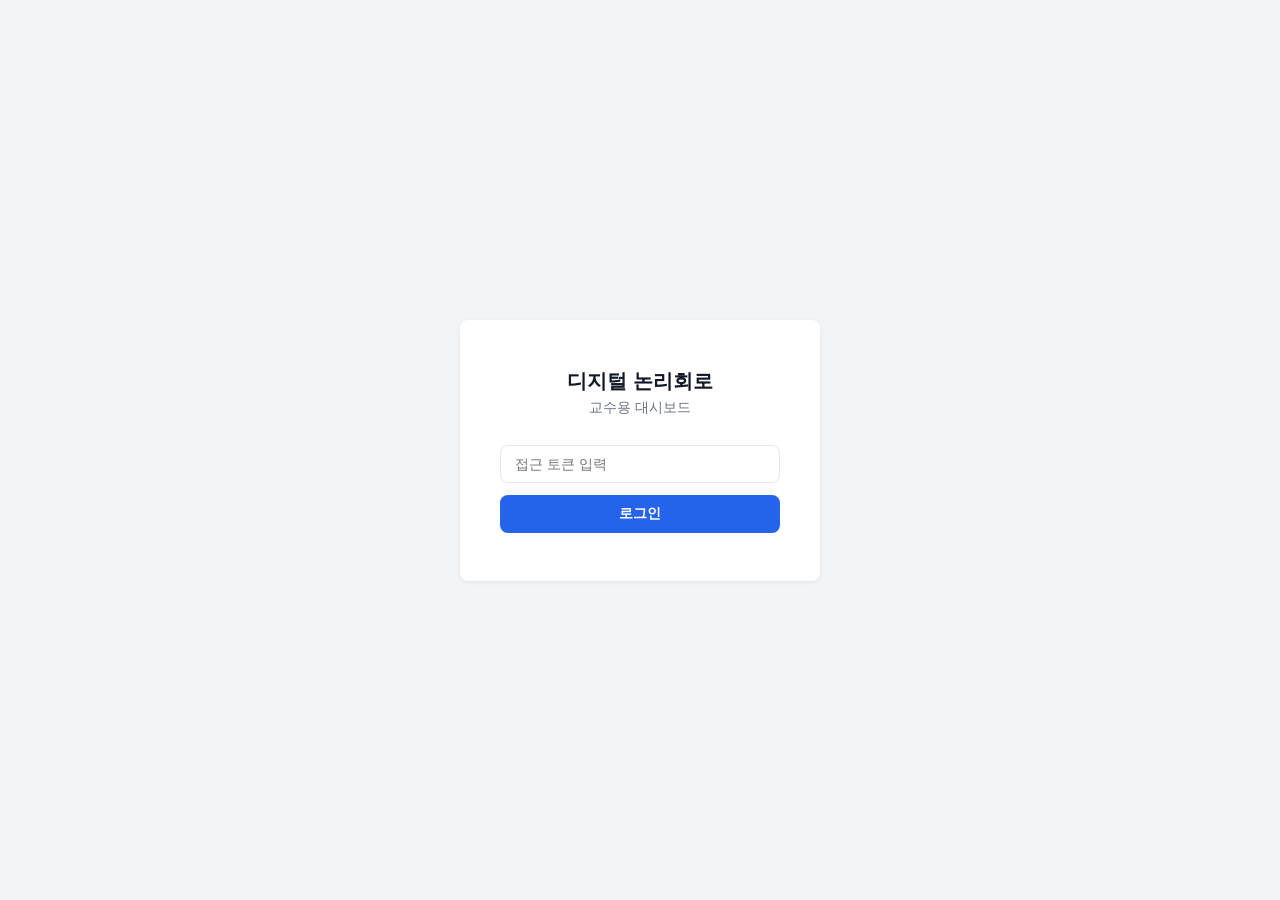
<file: instructor-dashboard/index.html>
<!DOCTYPE html>
<html lang="ko">
<head>
  <meta charset="UTF-8" />
  <link rel="icon" href="data:,">
  <meta name="viewport" content="width=device-width, initial-scale=1.0" />
  <title>교수용 대시보드 — 디지털 논리회로</title>
  <link rel="stylesheet" href="css/dashboard.css" />
</head>
<body>

  <!-- 인증 화면 -->
  <div id="auth-screen" class="auth-screen">
    <div class="auth-box">
      <h1 class="auth-title">디지털 논리회로</h1>
      <p class="auth-subtitle">교수용 대시보드</p>
      <form id="auth-form" autocomplete="off">
        <label for="auth-token" class="sr-only">접근 토큰</label>
        <input
          id="auth-token"
          type="password"
          placeholder="접근 토큰 입력"
          autocomplete="new-password"
          required
        />
        <button type="submit">로그인</button>
      </form>
      <p id="auth-error" class="auth-error hidden">인증에 실패했습니다. 토큰을 확인하세요.</p>
    </div>
  </div>

  <!-- 메인 대시보드 -->
  <div id="dashboard-screen" class="dashboard-screen hidden">
    <aside class="dash-sidebar">
      <div class="dash-sidebar-top">
        <div class="dash-brand">
          <div class="dash-brand-mark">LC</div>
          <div class="dash-brand-copy">
            <strong>LOGIC CIRCUIT</strong>
            <span>Instructor dashboard</span>
          </div>
        </div>
        <div class="dash-sidebar-course">
          <span class="dash-sidebar-eyebrow">Course</span>
          <strong>디지털 논리회로</strong>
          <span>형성평가, 상호작용, 성찰 데이터를 한 화면에서 관리합니다.</span>
        </div>
      </div>

      <!-- 네비게이션 탭 -->
      <nav class="dash-nav">
        <button class="nav-tab active" data-view="overall">
          <span class="nav-tab-icon">OV</span>
          <span class="nav-tab-label">요약</span>
        </button>
        <button class="nav-tab" data-view="interventions">
          <span class="nav-tab-icon">IN</span>
          <span class="nav-tab-label">개입 우선순위</span>
        </button>
        <button class="nav-tab" data-view="achievement">
          <span class="nav-tab-icon">AC</span>
          <span class="nav-tab-label">성취 분석</span>
        </button>
        <button class="nav-tab" data-view="concepts">
          <span class="nav-tab-icon">MC</span>
          <span class="nav-tab-label">오개념</span>
        </button>
        <button class="nav-tab" data-view="feedback-quality">
          <span class="nav-tab-icon">FB</span>
          <span class="nav-tab-label">피드백 품질</span>
        </button>
        <button class="nav-tab" data-view="conversations">
          <span class="nav-tab-icon">IA</span>
          <span class="nav-tab-label">상호작용 분석</span>
        </button>
        <button class="nav-tab" data-view="assessment">
          <span class="nav-tab-icon">SR</span>
          <span class="nav-tab-label">학생 개별 보고서</span>
        </button>
        <button class="nav-tab" data-view="roster">
          <span class="nav-tab-icon">RS</span>
          <span class="nav-tab-label">수강생 명단</span>
        </button>
        <button class="nav-tab" data-view="questions">
          <span class="nav-tab-icon">QA</span>
          <span class="nav-tab-label">형성평가 문항</span>
        </button>
        <button class="nav-tab" data-view="reflections">
          <span class="nav-tab-icon">RF</span>
          <span class="nav-tab-label">성찰일지</span>
        </button>
        <button class="nav-tab" data-view="learning-analysis">
          <span class="nav-tab-icon">LA</span>
          <span class="nav-tab-label">학습 분석</span>
        </button>
      </nav>

      <div class="dash-sidebar-footer">
        <span id="dash-role-badge" class="role-badge">Professor</span>
        <p>위험 학생, 취약 개념, 최근 제출 흐름을 빠르게 확인할 수 있도록 구성했습니다.</p>
      </div>
    </aside>

    <div class="dash-workspace">
      <header class="dash-header">
        <label class="dash-search" for="dash-quick-search">
          <span class="dash-search-icon" aria-hidden="true"></span>
          <input id="dash-quick-search" type="search" placeholder="학번 검색" />
        </label>
        <div class="dash-header-right">
          <span class="dash-status-bubble">LIVE</span>
          <button class="dash-icon-btn dash-icon-btn--alert" type="button" aria-label="업데이트 상태"></button>
          <button id="btn-theme" class="btn-theme" title="다크/라이트 모드 전환">🌙</button>
          <div class="dash-profile">
            <div class="dash-avatar">PR</div>
            <div class="dash-profile-copy">
              <strong>Professor View</strong>
              <span>Instructor analytics</span>
            </div>
          </div>
          <button id="btn-logout" class="btn-logout">로그아웃</button>
        </div>
      </header>

      <div class="dash-main-scroll">
        <section class="dash-hero">
          <div class="dash-hero-copy">
            <p class="dash-hero-eyebrow">Hi Professor,</p>
            <h1>최신 학습 흐름을 한 화면에서 확인하세요.</h1>
            <p>제출 현황, 위험 학생, 챕터별 추세를 빠르게 읽을 수 있도록 레이아웃을 정리했습니다.</p>
          </div>
        </section>

        <!-- 필터 바 -->
        <div class="dash-filters">
          <label>
            챕터
            <select id="filter-chapter">
              <option value="">전체</option>
              <option value="01">Ch.01 들어가기</option>
              <option value="02">Ch.02 수 체계</option>
              <option value="03">Ch.03 코드 체계</option>
              <option value="04">Ch.04 불 대수</option>
              <option value="05">Ch.05 불 함수</option>
              <option value="06">Ch.06 논리회로 간소화</option>
              <option value="07">Ch.07 조합논리회로</option>
              <option value="08">Ch.08 플립플롭</option>
              <option value="09">Ch.09 순서논리회로 설계</option>
              <option value="10">Ch.10 레지스터와 카운터</option>
              <option value="11">Ch.11 기억장치</option>
            </select>
          </label>
          <div class="filter-date-group">
            <label>
              시작일
              <input type="date" id="filter-from" />
            </label>
            <label>
              종료일
              <input type="date" id="filter-to" />
            </label>
            <div class="date-presets">
              <button class="btn-preset" data-preset="today">오늘</button>
              <button class="btn-preset" data-preset="week">이번 주</button>
              <button class="btn-preset" data-preset="all">전체</button>
            </div>
          </div>
          <label>
            학번
            <input type="text" id="filter-student-id" placeholder="학번 검색" maxlength="20" />
          </label>
          <button id="btn-filter-apply" class="btn-primary">조회</button>
          <button id="btn-export-csv" class="btn-secondary">CSV 내보내기</button>
          <span id="filter-result-count" class="filter-result-count"></span>
        </div>

        <!-- 뷰 컨테이너 -->
        <main class="dash-main">

          <!-- E1: Summary 뷰 -->
          <section id="view-summary" class="dash-view active">
            <div class="summary-cards" id="summary-cards">
              <!-- JS로 렌더링 -->
            </div>
            <section class="summary-matrix-panel">
              <div class="summary-table-header">
                <div>
                  <p class="summary-table-kicker">Submission Matrix</p>
                  <h2>학생 × 챕터 제출 현황</h2>
                </div>
                <p>각 셀에서 형성평가(평) · 대화(대) · 성찰일지(성) 제출 상태를 한눈에 확인합니다. 학생 행을 클릭하면 챕터별 상세가 펼쳐집니다.</p>
              </div>
              <div id="submission-status-wrap">
                <!-- JS로 렌더링 -->
              </div>
            </section>
            <section class="summary-table-panel">
              <div class="summary-table-header">
                <div>
                  <p class="summary-table-kicker">Assessment Submission Status</p>
                  <h2>최근 제출 현황</h2>
                </div>
                <p>학생별 점수, 취약 개념, 제출 시간을 확인하고 상세보기로 바로 이어집니다.</p>
              </div>
              <div class="summary-table-wrap">
                <table class="dash-table" id="summary-table">
                  <thead>
                    <tr>
                      <th>학번</th>
                      <th>이름</th>
                      <th>형성평가</th>
                      <th>대화 내용</th>
                      <th>성찰일지</th>
                      <th>평균점수</th>
                      <th>완료 현황</th>
                    </tr>
                  </thead>
                  <tbody id="summary-table-body">
                    <!-- JS로 렌더링 -->
                  </tbody>
                </table>
                <p id="summary-empty" class="empty-msg hidden">제출 데이터가 없습니다.</p>
              </div>
            </section>
          </section>

          <!-- E2: 개입 우선순위 큐 뷰 -->
          <section id="view-interventions" class="dash-view hidden">
            <div id="interventions-list">
              <!-- JS로 렌더링 -->
            </div>
          </section>

          <!-- E3: 성취 분석 뷰 -->
          <section id="view-achievement" class="dash-view hidden">
            <div id="achievement-chart-wrap">
              <!-- JS로 렌더링 -->
            </div>
          </section>

          <!-- E4: 오개념 뷰 -->
          <section id="view-concepts" class="dash-view hidden">
            <div id="concepts-list">
              <!-- JS로 렌더링 -->
            </div>
          </section>

          <!-- E5: 피드백 품질 뷰 -->
          <section id="view-feedback-quality" class="dash-view hidden">
            <div id="feedback-quality-wrap">
              <!-- JS로 렌더링 -->
            </div>
          </section>

          <!-- E6: 상호작용 분석 뷰 -->
          <section id="view-interaction-analysis" class="dash-view hidden">
            <div id="interaction-analysis-wrap">
              <!-- JS로 렌더링 -->
            </div>
          </section>

          <!-- E7: 학생 개별 보고서 뷰 -->
          <section id="view-student-report" class="dash-view hidden">
            <div id="student-report-wrap">
              <!-- JS로 렌더링 -->
            </div>
          </section>

          <!-- E8: 수강생 명단 뷰 -->
          <section id="view-roster" class="dash-view hidden">
            <div id="roster-wrap">
              <!-- JS로 렌더링 -->
            </div>
          </section>

          <!-- E9: 형성평가 문항 관리 뷰 -->
          <section id="view-questions" class="dash-view hidden">
            <!-- JS로 렌더링 -->
          </section>

          <!-- E10: 성찰일지 분석 뷰 -->
          <section id="view-reflection-analysis" class="dash-view hidden">
            <div id="reflection-analysis-wrap">
              <!-- JS로 렌더링 -->
            </div>
          </section>

          <!-- E11: 학습 분석 뷰 -->
          <section id="view-learning-analysis" class="dash-view hidden">
            <div id="learning-analysis-wrap">
              <!-- JS로 렌더링 -->
            </div>
          </section>

        </main>
      </div>
    </div>
  </div>

  <!-- 학생 상세 모달 -->
  <div id="student-modal" class="modal-overlay hidden" role="dialog" aria-modal="true">
    <div class="modal-box">
      <div class="modal-header">
        <h2 id="modal-student-title">학생 상세</h2>
        <button class="modal-close" id="modal-close" aria-label="닫기">&times;</button>
      </div>
      <div class="modal-body" id="modal-body">
        <!-- JS로 렌더링 -->
      </div>
    </div>
  </div>

  <script type="module" src="main.js?v=20260511b"></script>
</body>
</html>
</file>
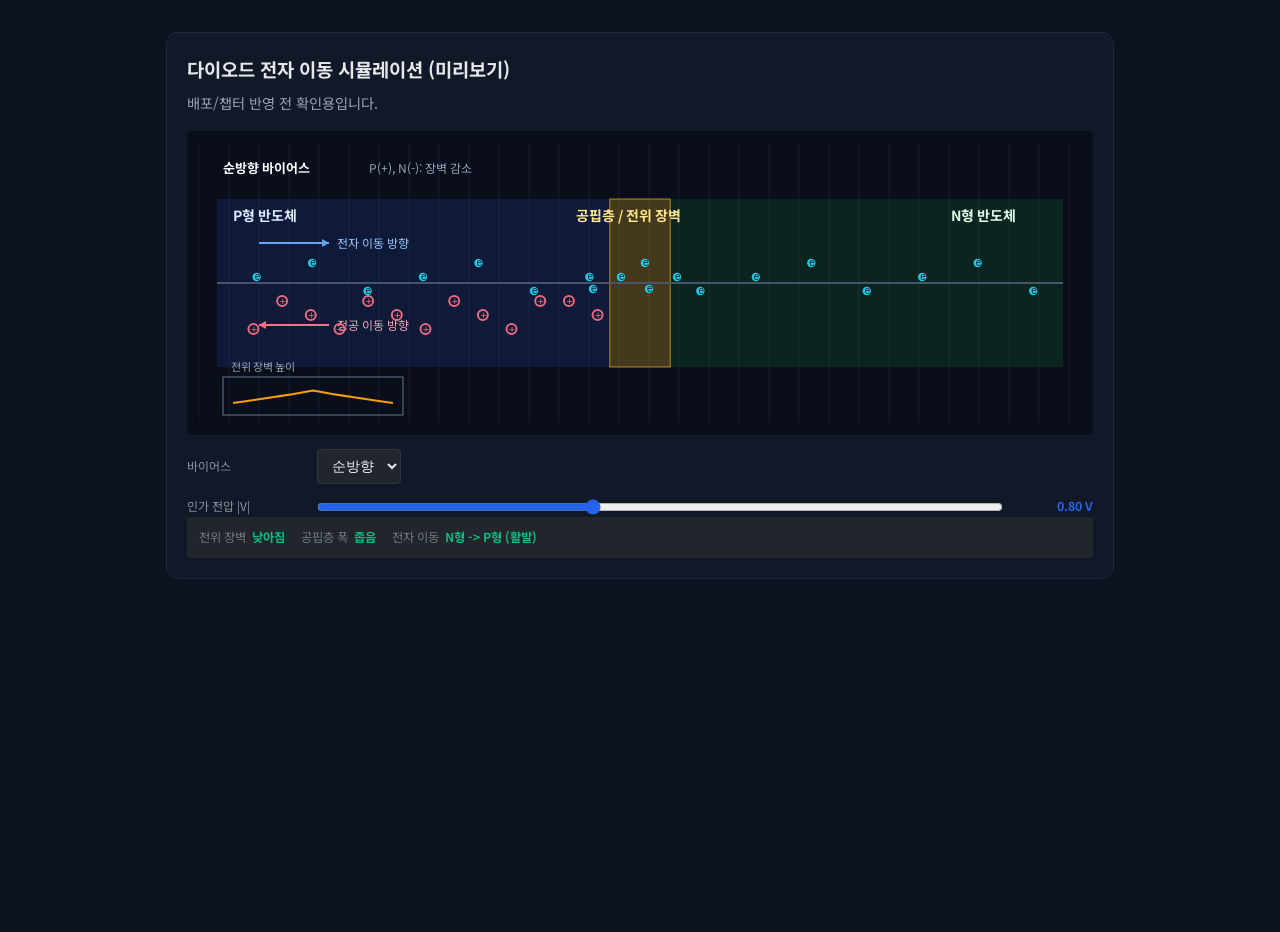
<file: _livecheck/diode-electron-preview.html>
﻿<!DOCTYPE html>
<html lang="ko">
<head>
  <meta charset="UTF-8" />
  <meta name="viewport" content="width=device-width, initial-scale=1.0" />
  <title>Diode Electron Flow Preview</title>
  <link rel="preconnect" href="https://fonts.googleapis.com" />
  <link rel="preconnect" href="https://fonts.gstatic.com" crossorigin />
  <link href="https://fonts.googleapis.com/css2?family=Noto+Sans+KR:wght@400;500;700&display=swap" rel="stylesheet" />
  <link rel="stylesheet" href="../css/layout.css" />
  <link rel="stylesheet" href="../css/content.css" />
  <style>
    body {
      margin: 0;
      background: #0b1220;
      color: #e5e7eb;
      font-family: "Noto Sans KR", sans-serif;
    }
    .wrap {
      max-width: 980px;
      margin: 32px auto;
      padding: 0 16px;
    }
    .panel {
      background: #111827;
      border: 1px solid #1f2937;
      border-radius: 12px;
      padding: 20px;
    }
    h1 {
      margin: 0 0 6px;
      font-size: 1.25rem;
    }
    p {
      margin: 0 0 16px;
      color: #9ca3af;
      font-size: 0.95rem;
    }
  </style>
</head>
<body>
  <div class="wrap">
    <div class="panel">
      <h1>다이오드 전자 이동 시뮬레이션 (미리보기)</h1>
      <p>배포/챕터 반영 전 확인용입니다.</p>
      <div id="sim-root"></div>
    </div>
  </div>

  <script type="module">
    import { mountDiodeElectronFlow } from '../js/simulations/diodeElectronFlow.js';

    const root = document.getElementById('sim-root');
    mountDiodeElectronFlow(root);
  </script>
</body>
</html>
</file>
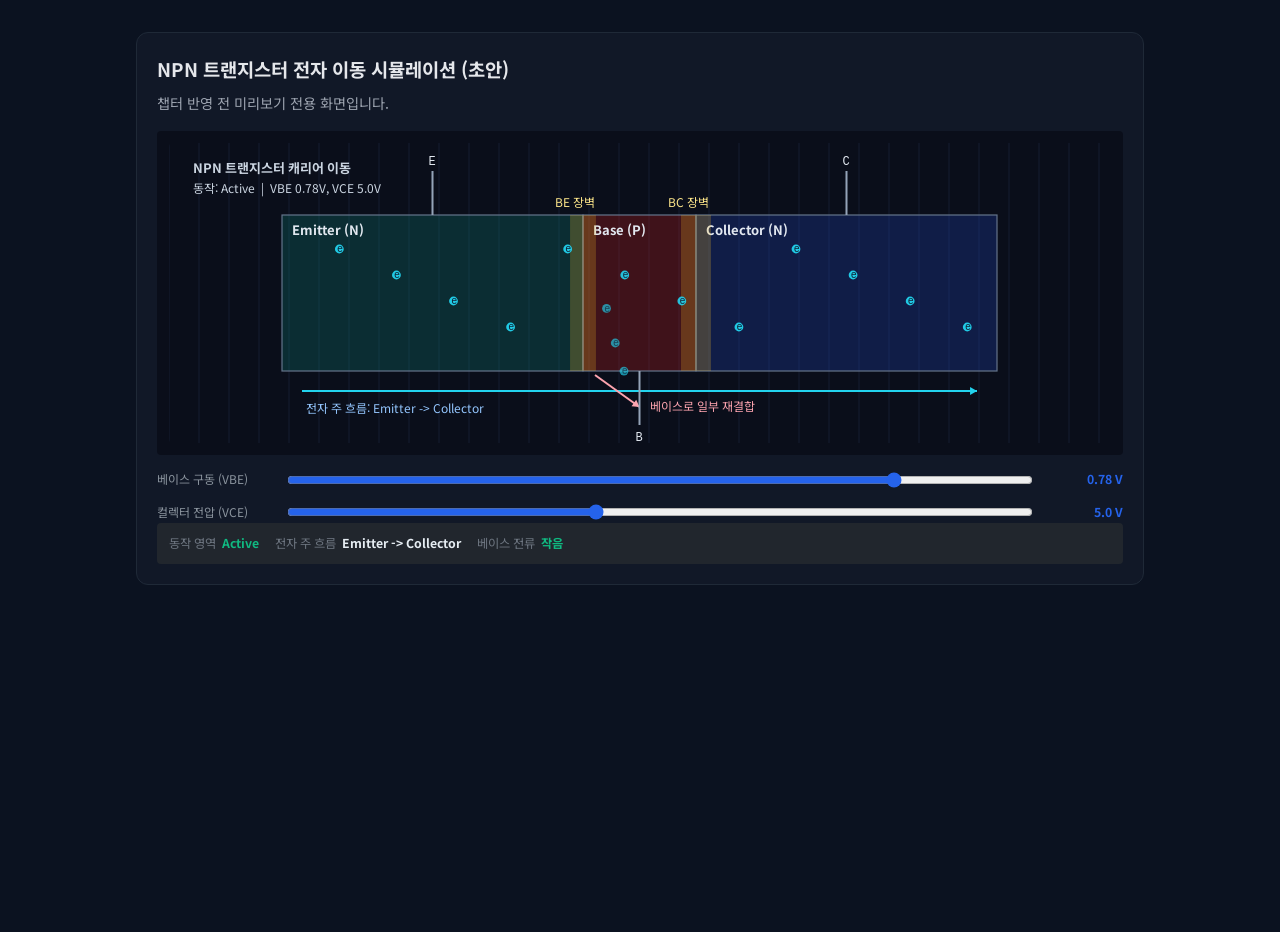
<file: _livecheck/npn-transistor-preview.html>
﻿<!DOCTYPE html>
<html lang="ko">
<head>
  <meta charset="UTF-8" />
  <meta name="viewport" content="width=device-width, initial-scale=1.0" />
  <title>NPN Transistor Draft Preview</title>
  <link rel="preconnect" href="https://fonts.googleapis.com" />
  <link rel="preconnect" href="https://fonts.gstatic.com" crossorigin />
  <link href="https://fonts.googleapis.com/css2?family=Noto+Sans+KR:wght@400;500;700&display=swap" rel="stylesheet" />
  <link rel="stylesheet" href="../css/layout.css" />
  <link rel="stylesheet" href="../css/content.css" />
  <style>
    body { margin:0; background:#0b1220; color:#e5e7eb; font-family:"Noto Sans KR", sans-serif; }
    .wrap { max-width:1040px; margin:32px auto; padding:0 16px; }
    .panel { background:#111827; border:1px solid #1f2937; border-radius:12px; padding:20px; }
    h1 { margin:0 0 6px; font-size:1.25rem; }
    p { margin:0 0 16px; color:#9ca3af; font-size:0.95rem; }
  </style>
</head>
<body>
  <div class="wrap">
    <div class="panel">
      <h1>NPN 트랜지스터 전자 이동 시뮬레이션 (초안)</h1>
      <p>챕터 반영 전 미리보기 전용 화면입니다.</p>
      <div id="sim-root"></div>
    </div>
  </div>

  <script type="module">
    import { mountNpnTransistorLabDraft } from '../js/simulations/npnTransistorLab.draft.js';
    const root = document.getElementById('sim-root');
    mountNpnTransistorLabDraft(root);
  </script>
</body>
</html>
</file>
<file: instructor-dashboard/css/dashboard.css>
/* dashboard.css ??援먯닔????쒕낫???ㅽ???*/

*, *::before, *::after { box-sizing: border-box; margin: 0; padding: 0; }

:root {
  --color-primary: #2563eb;
  --color-danger:  #ef4444;
  --color-warn:    #f59e0b;
  --color-ok:      #10b981;
  --color-bg:      #f3f4f6;
  --color-surface: #ffffff;
  --color-border:  #e5e7eb;
  --color-text:    #111827;
  --color-muted:   #6b7280;
  --radius:        8px;
  --shadow:        0 1px 4px rgba(0,0,0,.08);
}

body {
  font-family: 'Noto Sans KR', 'Malgun Gothic', sans-serif;
  font-size: 14px;
  color: var(--color-text);
  background: var(--color-bg);
  min-height: 100vh;
}

.hidden { display: none !important; }
.sr-only { position: absolute; width: 1px; height: 1px; clip: rect(0,0,0,0); overflow: hidden; }

/* ?? ?몄쬆 ?붾㈃ ??????????????????????????????????????????????? */
.auth-screen {
  display: flex; align-items: center; justify-content: center;
  min-height: 100vh; background: var(--color-bg);
}
.auth-box {
  background: var(--color-surface);
  border-radius: var(--radius);
  box-shadow: var(--shadow);
  padding: 48px 40px;
  width: 360px;
  text-align: center;
}
.auth-title { font-size: 20px; font-weight: 700; margin-bottom: 4px; }
.auth-subtitle { color: var(--color-muted); margin-bottom: 28px; }
.auth-box input {
  width: 100%; padding: 10px 14px;
  border: 1px solid var(--color-border); border-radius: var(--radius);
  font-size: 14px; margin-bottom: 12px;
}
.auth-box button {
  width: 100%; padding: 10px;
  background: var(--color-primary); color: #fff;
  border: none; border-radius: var(--radius);
  font-size: 14px; font-weight: 600; cursor: pointer;
}
.auth-box button:hover { background: #1d4ed8; }
.auth-error { color: var(--color-danger); font-size: 13px; margin-top: 8px; }

/* ?? ??쒕낫???덉씠?꾩썐 ????????????????????????????????????????? */
.dashboard-screen { display: flex; flex-direction: column; min-height: 100vh; }

.dash-header {
  display: flex; align-items: center; justify-content: space-between;
  background: var(--color-surface); border-bottom: 1px solid var(--color-border);
  padding: 0 24px; height: 56px;
}
.dash-header h1 { font-size: 17px; font-weight: 700; }
.dash-subtitle { font-size: 12px; color: var(--color-muted); margin-left: 8px; }
.dash-header-right { display: flex; align-items: center; gap: 12px; }
.role-badge {
  font-size: 12px; padding: 2px 8px;
  background: #dbeafe; color: var(--color-primary);
  border-radius: 12px; font-weight: 600;
}
.btn-logout {
  font-size: 13px; padding: 4px 12px; cursor: pointer;
  border: 1px solid var(--color-border); border-radius: var(--radius);
  background: transparent; color: var(--color-muted);
}
.btn-logout:hover { background: var(--color-bg); }

/* ?? ?ㅻ퉬寃뚯씠???????????????????????????????????????????????? */
.dash-nav {
  display: flex; gap: 4px;
  background: var(--color-surface);
  border-bottom: 1px solid var(--color-border);
  padding: 0 24px;
}
.nav-tab {
  padding: 10px 16px; font-size: 14px; cursor: pointer;
  border: none; background: transparent; color: var(--color-muted);
  border-bottom: 3px solid transparent; transition: color .15s;
}
.nav-tab:hover { color: var(--color-text); }
.nav-tab.active { color: var(--color-primary); border-bottom-color: var(--color-primary); font-weight: 600; }
.nav-tab { position: relative; }
.new-badge {
  display: inline-block;
  margin-left: 6px;
  padding: 1px 6px;
  font-size: 11px;
  font-weight: 700;
  background: var(--color-danger);
  color: #fff;
  border-radius: 10px;
  animation: badge-pulse 1.5s ease infinite;
}
@keyframes badge-pulse {
  0%, 100% { opacity: 1; }
  50% { opacity: 0.6; }
}

/* ?? ?꾪꽣 諛?????????????????????????????????????????????????? */
.dash-filters {
  display: flex; flex-wrap: wrap; align-items: flex-end; gap: 12px;
  padding: 12px 24px; background: var(--color-surface);
  border-bottom: 1px solid var(--color-border);
}
.dash-filters label { display: flex; flex-direction: column; gap: 4px; font-size: 12px; color: var(--color-muted); }
.dash-filters select,
.dash-filters input[type="date"],
.dash-filters input[type="text"] {
  padding: 6px 10px; border: 1px solid var(--color-border);
  border-radius: var(--radius); font-size: 13px; min-width: 130px;
}
.btn-primary {
  padding: 7px 16px; background: var(--color-primary); color: #fff;
  border: none; border-radius: var(--radius); cursor: pointer; font-size: 13px; font-weight: 600;
}
.btn-primary:hover { background: #1d4ed8; }
.btn-secondary {
  padding: 7px 16px; background: transparent; color: var(--color-primary);
  border: 1px solid var(--color-primary); border-radius: var(--radius); cursor: pointer; font-size: 13px;
}
.btn-secondary:hover { background: #eff6ff; }

/* ?? 硫붿씤 ?곸뿭 ??????????????????????????????????????????????? */
.dash-main { flex: 1; padding: 20px 24px; }
.dash-view { display: block; }

/* ?? Summary 移대뱶 ???????????????????????????????????????????? */
.summary-cards { display: flex; flex-wrap: wrap; gap: 12px; margin-bottom: 20px; }
.summary-card {
  background: var(--color-surface); border-radius: var(--radius);
  box-shadow: var(--shadow); padding: 16px 20px; min-width: 140px; flex: 1;
}
.card-label { font-size: 12px; color: var(--color-muted); margin-bottom: 6px; }
.card-value { font-size: 22px; font-weight: 700; }
.card-value--risk { color: var(--color-danger); }
.card-value--concept { font-size: 14px; color: var(--color-primary); font-weight: 600; }
.chapter-breakdown { list-style: none; font-size: 12px; }
.chapter-row { display: flex; align-items: center; gap: 6px; margin-bottom: 4px; }
.chapter-row-label { width: 36px; flex-shrink: 0; font-weight: 600; }
.chapter-row-bar-wrap { flex: 1; height: 6px; background: #e5e7eb; border-radius: 3px; overflow: hidden; }
.chapter-row-bar { height: 100%; border-radius: 3px; transition: width 0.4s ease; }
.chapter-row-stats { width: 80px; flex-shrink: 0; text-align: right; color: var(--color-muted); font-size: 11px; }

/* ?? ?뚯씠釉?????????????????????????????????????????????????? */
.summary-table-wrap { overflow-x: auto; }
.dash-table { width: 100%; border-collapse: collapse; background: var(--color-surface); border-radius: var(--radius); overflow: hidden; box-shadow: var(--shadow); }
.dash-table th { background: #f9fafb; font-size: 12px; font-weight: 600; color: var(--color-muted); padding: 10px 12px; text-align: left; border-bottom: 1px solid var(--color-border); }
.dash-table td { padding: 10px 12px; border-bottom: 1px solid var(--color-border); font-size: 13px; }
.dash-table tr:last-child td { border-bottom: none; }
.dash-table tr:hover td { background: #f9fafb; }
.score-cell { font-weight: 600; }
.score-good { color: var(--color-ok); }
.score-warn { color: var(--color-warn); }
.score-bad  { color: var(--color-danger); }
.concept-cell { max-width: 180px; overflow: hidden; text-overflow: ellipsis; white-space: nowrap; }
.btn-detail {
  font-size: 12px; padding: 3px 10px; cursor: pointer;
  border: 1px solid var(--color-border); border-radius: var(--radius);
  background: transparent; color: var(--color-primary);
}
.btn-detail:hover { background: #eff6ff; }
.btn-delete {
  font-size: 12px; padding: 3px 10px; cursor: pointer; margin-left: 6px;
  border: 1px solid #fecaca; border-radius: var(--radius);
  background: #fef2f2; color: #b91c1c;
}
.btn-delete:hover { background: #fee2e2; }

/* ?? 媛쒖엯 ?곗꽑?쒖쐞 ???????????????????????????????????????????? */
.section-title { font-size: 16px; font-weight: 700; margin-bottom: 6px; }
.section-desc { font-size: 12px; color: var(--color-muted); margin-bottom: 16px; }
.intervention-list { display: flex; flex-direction: column; gap: 8px; }
.intervention-item {
  display: flex; align-items: center; gap: 16px;
  background: var(--color-surface); border-radius: var(--radius);
  box-shadow: var(--shadow); padding: 14px 16px;
  cursor: pointer; transition: box-shadow .15s;
  border-left: 4px solid transparent;
}
.intervention-item:hover { box-shadow: 0 2px 8px rgba(0,0,0,.12); }
.risk-high  { border-left-color: var(--color-danger); }
.risk-medium { border-left-color: var(--color-warn); }
.risk-low   { border-left-color: var(--color-ok); }
.intervention-rank { font-size: 18px; font-weight: 700; color: var(--color-muted); width: 28px; text-align: center; }
.intervention-info { flex: 1; }
.intervention-name { font-weight: 600; font-size: 14px; }
.student-id { font-size: 12px; color: var(--color-muted); font-weight: 400; }
.intervention-meta { font-size: 12px; color: var(--color-muted); margin-top: 2px; }
.intervention-weak { font-size: 12px; color: var(--color-primary); margin-top: 2px; }
.intervention-score { text-align: center; min-width: 60px; }
.risk-score { font-size: 22px; font-weight: 700; }
.risk-label { font-size: 11px; font-weight: 600; padding: 2px 6px; border-radius: 10px; }
.risk-label--high   { background: #fee2e2; color: var(--color-danger); }
.risk-label--medium { background: #fef3c7; color: #92400e; }
.risk-label--low    { background: #d1fae5; color: #065f46; }

/* ?? ?깆랬 遺꾩꽍 ??????????????????????????????????????????????? */
.achievement-grid { display: grid; grid-template-columns: 1fr 1fr; gap: 16px; margin-bottom: 20px; }
.chart-card { background: var(--color-surface); border-radius: var(--radius); box-shadow: var(--shadow); padding: 16px; }
.chart-title { font-size: 14px; font-weight: 600; margin-bottom: 12px; }
.chart-legend { display: flex; flex-wrap: wrap; gap: 8px; margin-top: 8px; }
.legend-item { display: flex; align-items: center; gap: 4px; font-size: 12px; }
.legend-color { width: 12px; height: 12px; border-radius: 2px; display: inline-block; }
.achievement-table-wrap { background: var(--color-surface); border-radius: var(--radius); box-shadow: var(--shadow); padding: 16px; }

/* ?? ?ㅺ컻???????????????????????????????????????????????????? */
.concept-list { display: flex; flex-direction: column; gap: 8px; }
.concept-item {
  display: flex; align-items: center; gap: 12px;
  background: var(--color-surface); border-radius: var(--radius);
  box-shadow: var(--shadow); padding: 12px 16px;
  cursor: pointer; transition: box-shadow .15s;
  border: 2px solid transparent;
}
.concept-item:hover { box-shadow: 0 2px 8px rgba(0,0,0,.12); }
.concept-item.selected { border-color: var(--color-primary); }
.concept-rank { font-size: 16px; font-weight: 700; color: var(--color-muted); width: 24px; text-align: center; }
.concept-body { flex: 1; }
.concept-name { font-weight: 600; font-size: 14px; margin-bottom: 6px; }
.concept-bar-wrap { height: 6px; background: #e5e7eb; border-radius: 3px; margin-bottom: 6px; }
.concept-bar { height: 100%; background: var(--color-primary); border-radius: 3px; }
.concept-chapters { display: flex; flex-wrap: wrap; gap: 4px; }
.ch-tag { font-size: 11px; padding: 2px 6px; background: #eff6ff; color: var(--color-primary); border-radius: 10px; }
.concept-count { font-size: 18px; font-weight: 700; min-width: 48px; text-align: right; }

/* ?? ?쇰뱶諛??덉쭏 ????????????????????????????????????????????? */
.fq-overview { display: flex; flex-wrap: wrap; gap: 16px; margin-bottom: 20px; }
.fq-gauge {
  background: var(--color-surface); border-radius: var(--radius);
  box-shadow: var(--shadow); padding: 16px; flex: 1; min-width: 140px;
  display: flex; flex-direction: column; align-items: center;
}
.gauge-svg { width: 100px; height: 60px; }
.gauge-label { font-size: 12px; color: var(--color-muted); text-align: center; margin-top: 6px; }
.fq-chapter-wrap { background: var(--color-surface); border-radius: var(--radius); box-shadow: var(--shadow); padding: 16px; }
.rate-good { color: var(--color-ok); font-weight: 600; }
.rate-warn { color: var(--color-warn); font-weight: 600; }
.rate-bad  { color: var(--color-danger); font-weight: 600; }

/* ?? 紐⑤떖 ???????????????????????????????????????????????????? */
.modal-overlay {
  position: fixed; inset: 0; background: rgba(0,0,0,.45);
  display: flex; align-items: center; justify-content: center;
  z-index: 1000;
}
.modal-box {
  background: var(--color-surface); border-radius: var(--radius);
  width: min(720px, 95vw); max-height: 85vh;
  display: flex; flex-direction: column; overflow: hidden;
  box-shadow: 0 8px 32px rgba(0,0,0,.2);
}
.modal-header {
  display: flex; align-items: center; justify-content: space-between;
  padding: 16px 20px; border-bottom: 1px solid var(--color-border);
}
.modal-header h2 { font-size: 15px; font-weight: 700; }
.modal-close { font-size: 20px; line-height: 1; cursor: pointer; background: none; border: none; color: var(--color-muted); }
.modal-body { flex: 1; overflow-y: auto; padding: 20px; }
.modal-meta { margin-bottom: 16px; }
.meta-table { border-collapse: collapse; width: 100%; font-size: 13px; }
.meta-table th { font-weight: 600; color: var(--color-muted); padding: 4px 12px 4px 0; width: 80px; }
.meta-table td { padding: 4px 0; }
.modal-section { margin-top: 16px; padding-top: 16px; border-top: 1px solid var(--color-border); }
.modal-section h3 { font-size: 13px; font-weight: 700; margin-bottom: 8px; }
.feedback-text { font-size: 13px; white-space: pre-wrap; word-break: break-word; line-height: 1.55; color: var(--color-text); }
.weak-tags { display: flex; flex-wrap: wrap; gap: 6px; }
.weak-tag { padding: 3px 10px; background: #fee2e2; color: var(--color-danger); border-radius: 12px; font-size: 12px; font-weight: 600; }
.chat-log { display: flex; flex-direction: column; gap: 10px; }
.chat-msg { border-radius: var(--radius); padding: 10px 12px; font-size: 13px; line-height: 1.55; }
.msg-user { background: #eff6ff; border-left: 3px solid var(--color-primary); }
.msg-ai   { background: #f9fafb; border-left: 3px solid var(--color-muted); }
.msg-label { font-size: 11px; font-weight: 700; color: var(--color-muted); margin-bottom: 4px; }
.msg-content { white-space: pre-wrap; word-break: break-word; }

/* ?? ?먯닔 ?꾨줈洹몃젅??諛????????????????????????????????????????? */
.score-bar-wrap {
  height: 5px; background: #e5e7eb; border-radius: 3px;
  margin-bottom: 3px; overflow: hidden;
}
.score-bar { height: 100%; border-radius: 3px; transition: width .3s; }
.score-good-bar { background: var(--color-ok); }
.score-warn-bar { background: var(--color-warn); }
.score-bad-bar  { background: var(--color-danger); }

/* ?? 痍⑥빟媛쒕뀗 ?쒓렇 ?????????????????????????????????????????? */
.concept-cell { max-width: 200px; }
.concept-tag {
  display: inline-block; font-size: 11px; padding: 2px 7px;
  background: #eff6ff; color: var(--color-primary);
  border-radius: 10px; margin: 1px 2px;
}
.concept-tag--none { background: #f3f4f6; color: var(--color-muted); }

/* ?? ?좎쭨 ?꾨━????????????????????????????????????????????? */
.filter-date-group { display: flex; flex-wrap: wrap; gap: 8px; align-items: flex-end; }
.date-presets { display: flex; gap: 4px; }
.btn-preset {
  font-size: 12px; padding: 4px 10px; cursor: pointer;
  border: 1px solid var(--color-border); border-radius: var(--radius);
  background: transparent; color: var(--color-muted); transition: all .15s;
}
.btn-preset:hover { border-color: var(--color-primary); color: var(--color-primary); }
.btn-preset.active { background: var(--color-primary); color: #fff; border-color: var(--color-primary); }
.filter-result-count { font-size: 12px; color: var(--color-muted); align-self: center; margin-left: 4px; }

/* ?? 紐⑤떖 2遺꾪븷 ???????????????????????????????????????????? */
.modal-split { display: grid; grid-template-columns: 1fr 1fr; gap: 0; }
.modal-split-left {
  padding-right: 20px; border-right: 1px solid var(--color-border); overflow-y: auto;
}
.modal-split-right {
  padding-left: 20px; overflow-y: auto; display: flex; flex-direction: column;
}
.chat-log-title {
  font-size: 13px; font-weight: 700; margin-bottom: 10px;
  display: flex; align-items: center; gap: 8px;
}
.chat-count {
  font-size: 11px; font-weight: 600; padding: 2px 8px;
  background: #eff6ff; color: var(--color-primary); border-radius: 10px;
}
.modal-score-wrap { display: flex; flex-direction: column; gap: 2px; }
.modal-score-bar { max-width: 120px; }

.history-panel {
  background: var(--color-bg);
  border-radius: var(--radius);
  padding: 10px 12px;
  margin-bottom: 12px;
  min-height: 30px;
}
.history-loading { font-size: 12px; color: var(--color-muted); }
.history-header { font-size: 12px; font-weight: 700; margin-bottom: 6px; }
.sparkline-svg { display: block; margin-bottom: 6px; }
.history-chips { display: flex; flex-wrap: wrap; gap: 4px; }
.hist-item { font-size: 11px; padding: 2px 6px; background: #fff; border: 1px solid var(--color-border); border-radius: 4px; }

.email-compose {
  margin-top: 16px;
  border-top: 1px solid var(--color-border);
  padding-top: 14px;
}
.email-compose h3 { font-size: 13px; font-weight: 700; margin-bottom: 8px; }
.email-compose .dash-input {
  width: 100%; padding: 8px 10px;
  border: 1px solid var(--color-border); border-radius: var(--radius);
  font-size: 13px; font-family: inherit; margin-bottom: 6px;
  background: var(--color-surface); color: var(--color-text);
}
.email-compose-footer {
  display: flex; align-items: center; justify-content: space-between; gap: 8px;
}
.email-status { font-size: 12px; }
.email-status.ok { color: var(--color-ok); }
.email-status.error { color: var(--color-danger); }

/* ?? ?숈깮 媛쒕퀎 蹂닿퀬??酉???????????????????????????????? */
.sr-layout {
  display: grid;
  grid-template-columns: 260px 1fr;
  gap: 0;
  height: calc(100vh - 180px);
  min-height: 500px;
}
.sr-sidebar {
  border-right: 1px solid var(--color-border);
  display: flex; flex-direction: column;
  overflow: hidden;
}
.sr-search-wrap { padding: 10px 12px; border-bottom: 1px solid var(--color-border); }
.sr-search {
  width: 100%; padding: 6px 10px;
  border: 1px solid var(--color-border); border-radius: var(--radius);
  font-size: 13px; background: var(--color-bg); color: var(--color-text);
}
.sr-search:focus { outline: none; border-color: var(--color-primary); }
.sr-student-list { list-style: none; overflow-y: auto; flex: 1; }
.sr-student-item {
  padding: 10px 14px; cursor: pointer;
  border-bottom: 1px solid var(--color-border);
  transition: background .1s;
}
.sr-student-item:hover { background: var(--color-bg); }
.sr-student-item.selected { background: #eff6ff; border-left: 3px solid var(--color-primary); }
.sr-student-name { font-weight: 600; font-size: 14px; }
.sr-student-meta { display: flex; justify-content: space-between; margin-top: 2px; }
.sr-student-id { font-size: 11px; color: var(--color-muted); }
.sr-student-score { font-size: 12px; font-weight: 600; }
.sr-student-chapters { display: flex; flex-wrap: wrap; gap: 3px; margin-top: 5px; }

.sr-detail { overflow-y: auto; padding: 20px 24px; }
.sr-detail-empty {
  display: flex; align-items: center; justify-content: center;
  height: 100%; color: var(--color-muted);
}
.sr-detail-header {
  display: flex; justify-content: space-between; align-items: flex-start;
  margin-bottom: 16px; padding-bottom: 14px; border-bottom: 1px solid var(--color-border);
}
.sr-detail-name { font-size: 20px; font-weight: 700; }
.sr-detail-id { font-size: 13px; color: var(--color-muted); }
.sr-detail-summary { text-align: right; font-size: 13px; display: flex; flex-direction: column; gap: 4px; }
.sr-avg-score { font-size: 18px; font-weight: 700; }

.sr-chart-card {
  background: var(--color-surface); border-radius: var(--radius);
  box-shadow: var(--shadow); padding: 14px; margin-bottom: 14px;
}
.sr-chart-card canvas { width: 100%; display: block; }
.sr-section { margin-bottom: 16px; }
.sr-section .chart-title { margin-bottom: 10px; }

.sr-sub-card {
  background: var(--color-surface); border-radius: var(--radius);
  box-shadow: var(--shadow); padding: 12px 14px; margin-bottom: 10px;
}
.sr-sub-header {
  display: flex; align-items: center; gap: 12px; flex-wrap: wrap;
  margin-bottom: 6px;
}
.sr-sub-chapter { font-weight: 700; font-size: 13px; color: var(--color-primary); min-width: 50px; }
.sr-sub-score { display: flex; align-items: center; gap: 6px; flex: 1; }
.sr-sub-date { font-size: 11px; color: var(--color-muted); }
.sr-sub-feedback { margin-top: 6px; }
.sr-fb-label { font-size: 11px; font-weight: 700; color: var(--color-muted); margin-bottom: 2px; }
.sr-fb-text { font-size: 12px; line-height: 1.5; color: var(--color-text); }
.weak-cnt { font-size: 10px; opacity: .8; margin-left: 2px; }

.dark .sr-student-item.selected { background: #1e3a5f; }
.dark .sr-search { background: #1f2937; color: var(--color-text); border-color: var(--color-border); }
@media (prefers-color-scheme: dark) {
  html:not(.light):not(.dark) .sr-student-item.selected { background: #1e3a5f; }
  html:not(.light):not(.dark) .sr-search { background: #1f2937; color: var(--color-text); border-color: var(--color-border); }
}
@media (max-width: 860px) {
  .sr-layout { grid-template-columns: 1fr; height: auto; }
  .sr-sidebar { border-right: none; border-bottom: 1px solid var(--color-border); max-height: 240px; }
}

.rv-layout,
.cv-layout {
  display: grid;
  grid-template-columns: 260px 1fr;
  gap: 0;
  height: calc(100vh - 180px);
  min-height: 500px;
}

.rv-detail,
.cv-detail {
  overflow-y: auto;
}

.rv-section {
  margin-bottom: 18px;
}

.rv-card {
  background: var(--color-surface);
  border-radius: var(--radius);
  box-shadow: var(--shadow);
  padding: 14px;
  margin-bottom: 12px;
}

.rv-card--deleted {
  opacity: 0.76;
}

.rv-card-status,
.rv-student-status {
  font-size: 12px;
  font-weight: 700;
}

.rv-card-status.good,
.rv-student-status.good,
.rv-student-status.ok {
  color: var(--color-ok);
}

.rv-card-status.warn,
.rv-student-status.bad {
  color: var(--color-danger);
}

.rv-chip-row {
  display: flex;
  flex-wrap: wrap;
  gap: 8px;
}

.cv-message-list {
  display: flex;
  flex-direction: column;
  gap: 8px;
}

.cv-message {
  border: 1px solid var(--color-border);
  border-radius: 12px;
  padding: 10px 12px;
  background: var(--color-bg);
}

.cv-message--user {
  border-color: rgba(37, 99, 235, 0.25);
}

.cv-message--assistant {
  border-color: rgba(16, 185, 129, 0.28);
}

.cv-message-role {
  display: inline-block;
  margin-bottom: 4px;
  font-size: 11px;
  font-weight: 700;
  color: var(--color-muted);
}

.cv-message-text {
  font-size: 13px;
  line-height: 1.55;
}

@media (max-width: 860px) {
  .rv-layout,
  .cv-layout {
    grid-template-columns: 1fr;
    height: auto;
  }
}

/* ?? 怨듯넻 ???????????????????????????????????????????????? */
.empty-msg { color: var(--color-muted); font-size: 13px; padding: 24px 0; text-align: center; }

/* ?? 諛섏쓳????????????????????????????????????????????????? */
@media (max-width: 900px) {
  .achievement-grid { grid-template-columns: 1fr; }
}
@media (max-width: 980px) {
  .roster-add-form { grid-template-columns: 1fr 1fr; }
}

@media (max-width: 640px) {
  .roster-add-form { grid-template-columns: 1fr; }
  .dash-header, .dash-nav, .dash-filters, .dash-main { padding-left: 12px; padding-right: 12px; }
  .fq-overview { flex-direction: column; }
  .filter-date-group { flex-direction: column; align-items: flex-start; }
  .modal-split { grid-template-columns: 1fr; }
  .modal-split-left { padding-right: 0; border-right: none; border-bottom: 1px solid var(--color-border); padding-bottom: 16px; margin-bottom: 16px; }
  .modal-split-right { padding-left: 0; }
}

/* ?? ?ㅽ겕 紐⑤뱶 蹂????????????????????????????????????????? */
.dark,
:root:not(.light):has(+ body) {
  /* fallback: ?대옒???놁쓣 ??誘몃뵒?댁옘由щ줈 泥섎━ */
}

/* ?섎룞 ?ㅽ겕 */
.dark {
  --color-primary: #60a5fa;
  --color-danger:  #f87171;
  --color-warn:    #fbbf24;
  --color-ok:      #34d399;
  --color-bg:      #111827;
  --color-surface: #1f2937;
  --color-border:  #374151;
  --color-text:    #f9fafb;
  --color-muted:   #9ca3af;
  --shadow:        0 1px 4px rgba(0,0,0,.4);
}

/* ?쒖뒪???ㅽ겕 (auto 紐⑤뱶, .light ?대옒???놁쓣 ?뚮쭔) */
@media (prefers-color-scheme: dark) {
  html:not(.light):not(.dark) {
    --color-primary: #60a5fa;
    --color-danger:  #f87171;
    --color-warn:    #fbbf24;
    --color-ok:      #34d399;
    --color-bg:      #111827;
    --color-surface: #1f2937;
    --color-border:  #374151;
    --color-text:    #f9fafb;
    --color-muted:   #9ca3af;
    --shadow:        0 1px 4px rgba(0,0,0,.4);
  }
}

/* ?ㅽ겕 紐⑤뱶 而댄룷?뚰듃 ?ъ젙??*/
.dark .dash-table th { background: #1f2937; }
.dark .dash-table tr:hover td { background: #374151; }
.dark .role-badge { background: #1e3a5f; }
.dark .concept-tag { background: #1e3a5f; }
.dark .concept-tag--none { background: #374151; }
.dark .btn-preset.active { background: #1d4ed8; border-color: #1d4ed8; }
.dark .auth-box input { background: #111827; color: var(--color-text); border-color: var(--color-border); }
.dark .score-bar-wrap { background: #374151; }
.dark .msg-user { background: #1e3a5f; border-left-color: var(--color-primary); }
.dark .msg-ai   { background: #374151; border-left-color: var(--color-muted); }
.dark .weak-tag { background: #4b1c1c; color: var(--color-danger); }
.dark .chat-count { background: #1e3a5f; }
.dark .dash-filters select,
.dark .dash-filters input { background: #1f2937; color: var(--color-text); border-color: var(--color-border); }
.dark .modal-box { background: var(--color-surface); }
.dark .auth-box { background: var(--color-surface); }

/* ?쒖뒪???ㅽ겕 而댄룷?뚰듃 (auto) */
@media (prefers-color-scheme: dark) {
  html:not(.light):not(.dark) .dash-table th { background: #1f2937; }
  html:not(.light):not(.dark) .dash-table tr:hover td { background: #374151; }
  html:not(.light):not(.dark) .role-badge { background: #1e3a5f; }
  html:not(.light):not(.dark) .concept-tag { background: #1e3a5f; }
  html:not(.light):not(.dark) .concept-tag--none { background: #374151; }
  html:not(.light):not(.dark) .btn-preset.active { background: #1d4ed8; border-color: #1d4ed8; }
  html:not(.light):not(.dark) .auth-box input { background: #111827; color: var(--color-text); border-color: var(--color-border); }
  html:not(.light):not(.dark) .score-bar-wrap { background: #374151; }
  html:not(.light):not(.dark) .msg-user { background: #1e3a5f; border-left-color: var(--color-primary); }
  html:not(.light):not(.dark) .msg-ai   { background: #374151; border-left-color: var(--color-muted); }
  html:not(.light):not(.dark) .weak-tag { background: #4b1c1c; color: var(--color-danger); }
  html:not(.light):not(.dark) .chat-count { background: #1e3a5f; }
  html:not(.light):not(.dark) .dash-filters select,
  html:not(.light):not(.dark) .dash-filters input { background: #1f2937; color: var(--color-text); border-color: var(--color-border); }
}

/* ?? ?곹샇?묒슜 遺꾩꽍 酉???????????????????????????????????? */
.ia-top-grid {
  display: grid;
  grid-template-columns: 240px 1fr;
  gap: 16px;
  margin-bottom: 16px;
}
.ia-top-grid--balanced {
  grid-template-columns: 1fr 1fr;
}
.ia-card {
  background: var(--color-surface);
  border-radius: var(--radius);
  box-shadow: var(--shadow);
  padding: 18px;
  margin-bottom: 16px;
  border: 1px solid var(--color-border);
}
.ia-card--heatmap { margin-bottom: 16px; }
.ia-card--scatter { display: flex; flex-direction: column; gap: 8px; }
.ia-card .dash-table {
  box-shadow: none;
  border: 1px solid var(--color-border);
}
.chart-sub {
  font-size: 11px; font-weight: 400;
  color: var(--color-muted); margin-left: 8px;
}
.ia-header-row {
  display: flex;
  align-items: center;
  justify-content: space-between;
  gap: 12px;
  flex-wrap: wrap;
  margin-bottom: 16px;
}
.ia-export-actions {
  display: flex;
  gap: 8px;
  flex-wrap: wrap;
}
.ia-export-btn {
  color: #fff;
  border: none;
  border-radius: 6px;
  padding: 7px 14px;
  cursor: pointer;
  font-size: 0.82rem;
  font-weight: 600;
}
.ia-export-btn:disabled { opacity: 0.45; cursor: not-allowed; }
.ia-export-btn--teal { background: #0f766e; }
.ia-export-btn--blue { background: #1d4ed8; }
.ia-export-btn--violet { background: #7c3aed; }
.ia-footnote {
  margin: 12px 0 0;
  color: var(--color-muted);
  font-size: 0.82rem;
}
.ia-svg-chart {
  width: 100%;
  max-width: 100%;
  display: block;
}
.ia-inline-legend {
  display: flex;
  gap: 12px;
  flex-wrap: wrap;
  margin-top: 10px;
}
.ia-legend-item {
  display: inline-flex;
  align-items: center;
  gap: 6px;
  font-size: 12px;
  color: var(--color-muted);
}
.ia-legend-dot {
  width: 10px;
  height: 10px;
  border-radius: 999px;
  display: inline-block;
}
.ia-chip-row {
  display: flex;
  gap: 6px;
  flex-wrap: wrap;
  margin-top: 10px;
}
.ia-mini-chip {
  display: inline-flex;
  align-items: center;
  padding: 2px 8px;
  border-radius: 999px;
  background: #eff6ff;
  color: var(--color-primary);
  font-size: 11px;
  font-weight: 600;
}
.ia-chart-center {
  display: flex;
  justify-content: center;
  padding: 8px 0;
}
.ia-stat-grid {
  display: grid;
  grid-template-columns: repeat(auto-fit, minmax(150px, 1fr));
  gap: 12px;
}
.ia-mini-stat {
  padding: 14px 16px;
  border-radius: 12px;
  background: linear-gradient(180deg, rgba(37, 99, 235, 0.06), rgba(37, 99, 235, 0.02));
  border: 1px solid rgba(37, 99, 235, 0.12);
  min-height: 88px;
  display: flex;
  flex-direction: column;
  justify-content: space-between;
}
.ia-mini-stat__label {
  font-size: 12px;
  color: var(--color-muted);
  line-height: 1.4;
}
.ia-mini-stat__value {
  font-size: 24px;
  line-height: 1;
  font-weight: 700;
  color: var(--color-text);
}
.ia-pattern-grid {
  display: grid;
  grid-template-columns: repeat(2, minmax(0, 1fr));
  gap: 12px;
}
.ia-pattern-card {
  border: 1px solid var(--color-border);
  border-radius: 12px;
  background: var(--color-bg);
  padding: 14px;
  display: flex;
  flex-direction: column;
  gap: 8px;
  min-height: 88px;
}
.ia-pattern-card span {
  font-size: 12px;
  color: var(--color-muted);
}
.ia-pattern-card strong {
  font-size: 22px;
  line-height: 1.2;
  color: var(--color-text);
}
.ia-pattern-card--wide { grid-column: 1 / -1; }
.ia-svg {
  width: 100%;
  height: auto;
  display: block;
}
.ia-grid-line {
  stroke: rgba(148, 163, 184, 0.35);
  stroke-width: 1;
}
.ia-axis-label {
  fill: #64748b;
  font-size: 11px;
}
.ia-line {
  fill: none;
  stroke-width: 3;
  stroke-linecap: round;
  stroke-linejoin: round;
}
.ia-line--score { stroke: #2563eb; }
.ia-line--hint { stroke: #f59e0b; }
.ia-line--reflection { stroke: #7c3aed; }
.ia-dot {
  stroke: #fff;
  stroke-width: 1.5;
}
.ia-dot--score { fill: #2563eb; }
.ia-dot--hint { fill: #f59e0b; }
.ia-dot--reflection { fill: #7c3aed; }
.ia-legend-swatch {
  width: 12px;
  height: 12px;
  border-radius: 999px;
  display: inline-block;
}
.ia-legend-swatch--score { background: #2563eb; }
.ia-legend-swatch--hint { background: #f59e0b; }
.ia-legend-swatch--reflection { background: #7c3aed; }
.ia-box-grid {
  display: grid;
  grid-template-columns: repeat(auto-fit, minmax(220px, 1fr));
  gap: 14px;
}
.ia-box-card {
  border: 1px solid var(--color-border);
  border-radius: 12px;
  background: var(--color-bg);
  padding: 14px;
}
.ia-box-card h4 {
  margin: 0 0 10px;
  font-size: 13px;
}
.ia-box-line,
.ia-box-cap {
  stroke: #64748b;
  stroke-width: 1.5;
}
.ia-box-rect {
  fill: rgba(37, 99, 235, 0.15);
  stroke: #2563eb;
  stroke-width: 1.5;
}
.ia-box-median {
  stroke: #0f172a;
  stroke-width: 2;
}
.ia-heat-header,
.ia-heat-row {
  display: grid;
  grid-template-columns: minmax(140px, 2fr) repeat(auto-fit, minmax(54px, 1fr));
  gap: 6px;
  align-items: stretch;
  margin-bottom: 6px;
}
.ia-heat-col,
.ia-heat-head,
.ia-heat-cell {
  border-radius: 10px;
  padding: 10px 8px;
  font-size: 12px;
}
.ia-heat-col,
.ia-heat-head {
  background: var(--color-bg);
  color: var(--color-muted);
  font-weight: 700;
}
.ia-heat-head--concept {
  display: flex;
  align-items: center;
}
.ia-heat-head--blank { background: transparent; }
.ia-heat-cell {
  color: #fff;
  font-weight: 700;
  text-align: center;
  box-shadow: inset 0 -1px 0 rgba(255, 255, 255, 0.12);
}
.ia-corr-grid {
  display: grid;
  grid-template-columns: 140px repeat(4, minmax(72px, 1fr));
  gap: 6px;
}
.ia-corr-cell {
  border-radius: 10px;
  min-height: 48px;
  display: flex;
  align-items: center;
  justify-content: center;
  font-size: 12px;
  font-weight: 700;
  color: #fff;
}
.ia-corr-cell--head {
  color: var(--color-muted);
  background: var(--color-bg);
}
.ia-bar-list {
  display: flex;
  flex-direction: column;
  gap: 12px;
  width: 100%;
}
.ia-bar-row {
  display: grid;
  grid-template-columns: 110px 1fr 92px;
  gap: 12px;
  align-items: center;
}
.ia-bar-label,
.ia-bar-value { font-size: 12px; }
.ia-bar-value {
  text-align: right;
  color: var(--color-muted);
}
.ia-bar-value span {
  display: inline-block;
  margin-left: 6px;
}
.ia-bar-track {
  height: 12px;
  border-radius: 999px;
  background: var(--color-bg);
  overflow: hidden;
}
.ia-bar-fill {
  height: 100%;
  border-radius: inherit;
  background: linear-gradient(90deg, #2563eb, #38bdf8);
}
.score-pill {
  display: inline-flex;
  align-items: center;
  justify-content: center;
  min-width: 44px;
  padding: 4px 10px;
  border-radius: 999px;
  color: #fff;
  font-weight: 700;
  font-size: 12px;
}
.score-pill.score-good { background: #10b981; }
.score-pill.score-warn { background: #f59e0b; }
.score-pill.score-bad { background: #ef4444; }
.ia-transition-table th,
.ia-transition-table td,
.ia-corr-table th,
.ia-corr-table td {
  white-space: nowrap;
}
.ia-transition-cell {
  text-align: center;
  font-weight: 700;
  min-width: 64px;
}
.ia-dist-block + .ia-dist-block {
  margin-top: 16px;
}
.ia-dist-head {
  display: flex;
  align-items: center;
  justify-content: space-between;
  gap: 8px;
  margin-bottom: 8px;
  flex-wrap: wrap;
}
.ia-dist-head h4 {
  font-size: 13px;
  font-weight: 700;
}
.ia-cluster-row {
  padding: 10px 0;
  border-bottom: 1px solid var(--color-border);
}
.ia-cluster-row:last-child {
  border-bottom: none;
}
.ia-cluster-name {
  font-weight: 700;
}
.ia-cluster-desc {
  font-size: 12px;
  color: var(--color-muted);
  margin-top: 4px;
}
.ia-cluster-meta {
  display: flex;
  gap: 12px;
  flex-wrap: wrap;
  font-size: 12px;
  margin-top: 6px;
}

/* ?⑦꽩 ?붿빟 stats */
.pattern-stats {
  display: grid;
  grid-template-columns: 1fr 1fr;
  gap: 10px;
  margin-top: 10px;
}
.pstat {
  background: var(--color-bg);
  border-radius: var(--radius);
  padding: 12px;
  text-align: center;
}
.pstat--danger { background: #fee2e2; }
.pstat-value { font-size: 22px; font-weight: 700; color: var(--color-text); }
.pstat--danger .pstat-value { color: var(--color-danger); }
.pstat-label { font-size: 11px; color: var(--color-muted); margin-top: 2px; line-height: 1.4; }

/* ?곗젏??踰붾? */
.scatter-legend { display: flex; gap: 12px; font-size: 11px; }
.sleg { display: flex; align-items: center; gap: 4px; color: var(--color-muted); }
.sleg::before { content: ''; display: inline-block; width: 10px; height: 10px; border-radius: 50%; }
.sleg--bad::before  { background: #ef4444; }
.sleg--warn::before { background: #f59e0b; }
.sleg--good::before { background: #10b981; }

/* ?덊듃留?*/
.heatmap-scroll { overflow-x: auto; }
.heatmap-table th, .heatmap-table td { white-space: nowrap; }
.hm-concept-name {
  max-width: 180px; overflow: hidden;
  text-overflow: ellipsis; white-space: nowrap;
  font-weight: 500;
}
.hm-cell { text-align: center; font-size: 12px; font-weight: 600; min-width: 40px; }
.hm-cell--zero { background: transparent; }
.hm-total { font-weight: 700; text-align: center; color: var(--color-muted); }

/* ?뚰듃 諛곗? */
.hint-badge {
  display: inline-block; font-size: 12px; font-weight: 600;
  padding: 2px 8px; border-radius: 10px;
}
.hint-badge--high { background: #fee2e2; color: var(--color-danger); }
.hint-badge--mid  { background: #fef3c7; color: #92400e; }
.hint-badge--low  { background: #d1fae5; color: #065f46; }

/* 諛섏쓳??*/
@media (max-width: 860px) {
  .ia-top-grid { grid-template-columns: 1fr; }
  .ia-top-grid--balanced { grid-template-columns: 1fr; }
  .ia-pattern-grid { grid-template-columns: 1fr; }
  .ia-corr-grid { grid-template-columns: 110px repeat(4, minmax(60px, 1fr)); }
  .ia-bar-row { grid-template-columns: 1fr; }
  .ia-card .dash-table { display: block; overflow-x: auto; white-space: nowrap; }
  .ia-heat-header,
  .ia-heat-row { min-width: 520px; }
}

/* ?ㅽ겕 紐⑤뱶 ?ъ젙??*/
.dark .pstat { background: #374151; }
.dark .pstat--danger { background: #4b1c1c; }
.dark .hint-badge--mid { background: #44300a; color: #fbbf24; }
.dark .hint-badge--low { background: #064e2d; color: #34d399; }
.dark .ia-mini-chip { background: #1e3a5f; }
.dark .ia-card .dash-table,
.dark .ia-pattern-card,
.dark .ia-box-card { background: #111827; }
.dark .ia-mini-stat {
  background: linear-gradient(180deg, rgba(37, 99, 235, 0.18), rgba(37, 99, 235, 0.06));
  border-color: rgba(96, 165, 250, 0.22);
}
.dark .ia-heat-col,
.dark .ia-heat-head,
.dark .ia-corr-cell--head,
.dark .ia-pattern-card,
.dark .ia-box-card,
.dark .ia-bar-track { background: #1f2937; }
.dark .ia-box-median { stroke: #e5e7eb; }

@media (prefers-color-scheme: dark) {
  html:not(.light):not(.dark) .pstat { background: #374151; }
  html:not(.light):not(.dark) .pstat--danger { background: #4b1c1c; }
  html:not(.light):not(.dark) .hint-badge--mid { background: #44300a; color: #fbbf24; }
  html:not(.light):not(.dark) .hint-badge--low { background: #064e2d; color: #34d399; }
  html:not(.light):not(.dark) .ia-mini-chip { background: #1e3a5f; }
  html:not(.light):not(.dark) .ia-card .dash-table,
  html:not(.light):not(.dark) .ia-pattern-card,
  html:not(.light):not(.dark) .ia-box-card { background: #111827; }
  html:not(.light):not(.dark) .ia-mini-stat {
    background: linear-gradient(180deg, rgba(37, 99, 235, 0.18), rgba(37, 99, 235, 0.06));
    border-color: rgba(96, 165, 250, 0.22);
  }
  html:not(.light):not(.dark) .ia-heat-col,
  html:not(.light):not(.dark) .ia-heat-head,
  html:not(.light):not(.dark) .ia-corr-cell--head,
  html:not(.light):not(.dark) .ia-pattern-card,
  html:not(.light):not(.dark) .ia-box-card,
  html:not(.light):not(.dark) .ia-bar-track { background: #1f2937; }
  html:not(.light):not(.dark) .ia-box-median { stroke: #e5e7eb; }
}

/* ?? ?뚮쭏 ?좉? 踰꾪듉 ??????????????????????????????????????? */
.btn-theme {
  font-size: 16px; line-height: 1; cursor: pointer;
  background: none; border: 1px solid var(--color-border);
  border-radius: var(--radius); padding: 3px 8px;
  transition: border-color .15s;
}
.btn-theme:hover { border-color: var(--color-primary); }

/* ?? ?섍컯??紐낅떒 (E8) ???????????????????????????????????????? */
.roster-header { margin-bottom: 16px; }
.roster-title-row {
  display: flex; align-items: center; gap: 12px; margin-bottom: 10px;
}
.roster-title { font-size: 17px; font-weight: 700; }
.roster-count {
  font-size: 13px; color: var(--color-text-muted);
  background: var(--color-border); border-radius: 12px; padding: 2px 10px;
}
.roster-csv-btn { margin-left: auto; }

.roster-manage-panel {
  margin-bottom: 16px;
  padding: 14px;
  border: 1px solid var(--color-border);
  border-radius: var(--radius);
  background: var(--color-surface);
}
.roster-manage-title {
  font-size: 14px;
  font-weight: 700;
  margin-bottom: 8px;
}
.roster-add-form {
  display: grid;
  grid-template-columns: repeat(4, minmax(120px, 1fr)) auto;
  gap: 8px;
  align-items: center;
}
.roster-add-form input {
  padding: 7px 10px;
  border: 1px solid var(--color-border);
  border-radius: var(--radius);
  font-size: 13px;
  background: var(--color-surface);
  color: var(--color-text);
}
.roster-manage-help {
  margin-top: 8px;
  font-size: 12px;
  color: var(--color-muted);
}
.roster-manage-status {
  min-height: 18px;
  margin-top: 4px;
  font-size: 12px;
  color: var(--color-muted);
}
.roster-manage-status.ok { color: var(--color-ok); }
.roster-manage-status.error { color: var(--color-danger); }
.btn-danger-mini {
  padding: 4px 10px;
  font-size: 12px;
  border: 1px solid #fca5a5;
  border-radius: var(--radius);
  background: #fef2f2;
  color: #b91c1c;
  cursor: pointer;
}
.btn-danger-mini:hover { background: #fee2e2; }
.btn-danger-mini:disabled { opacity: 0.6; cursor: default; }
.roster-table-wrap { overflow-x: auto; }
.roster-table .mono { font-family: monospace; }
.roster-table .roster-email a { color: var(--color-primary); text-decoration: none; }
.roster-table .roster-email a:hover { text-decoration: underline; }
.roster-table .no-email { color: var(--color-text-muted); font-size: 12px; }
.roster-table .roster-date { font-size: 12px; color: var(--color-text-muted); white-space: nowrap; }
.roster-table .roster-num { color: var(--color-text-muted); font-size: 12px; }

/* ?? 梨뺥꽣 ?좉툑 ?⑤꼸 ???????????????????????????????????????????? */
.lock-panel {
  margin-top: 28px; padding: 16px;
  background: var(--color-surface); border-radius: var(--radius);
  border: 1px solid var(--color-border);
}
.lock-panel-title { font-size: 15px; font-weight: 700; margin-bottom: 4px; }
.lock-panel-desc { font-size: 12px; color: var(--color-muted); margin-bottom: 12px; }
.lock-loading { font-size: 12px; color: var(--color-muted); }
.lock-grid { display: flex; flex-wrap: wrap; gap: 8px; }
.lock-item { display: flex; align-items: center; gap: 6px; }
.lock-ch-label { font-size: 12px; font-weight: 600; width: 32px; }
.lock-toggle-btn {
  padding: 4px 12px; font-size: 12px; border-radius: 20px; border: none;
  cursor: pointer; font-weight: 600; transition: background 0.15s;
}
.lock-toggle-btn.open { background: #d1fae5; color: #065f46; }
.lock-toggle-btn.locked { background: #fee2e2; color: #991b1b; }
.lock-toggle-btn:disabled { opacity: 0.5; cursor: default; }

/* ── 성찰일지 분석 뷰 ──────────────────────────────────────────── */
.reflection-analysis { padding: 20px 0; }
.ra-header { margin-bottom: 20px; }
.ra-title { font-size: 18px; font-weight: 700; margin-bottom: 4px; }
.ra-hint { font-size: 12px; color: var(--color-text-muted); }

.ra-overview-cards { display: flex; flex-wrap: wrap; gap: 12px; margin-bottom: 24px; }
.ra-card {
  background: var(--color-surface); border: 1px solid var(--color-border);
  border-radius: var(--radius); padding: 14px 20px; min-width: 140px;
}
.ra-card-wide { flex: 1 1 280px; }
.ra-card-value { font-size: 28px; font-weight: 700; color: var(--color-primary); line-height: 1; }
.ra-card-unit { font-size: 13px; font-weight: 400; color: var(--color-text-muted); }
.ra-card-label { font-size: 12px; color: var(--color-text-muted); margin-top: 4px; }
.ra-chips { display: flex; flex-wrap: wrap; gap: 6px; }
.ra-chip {
  display: inline-block; padding: 2px 8px; border-radius: 10px; font-size: 11px; font-weight: 600;
  background: var(--color-badge-bg, #eff6ff); color: var(--color-primary);
}
.ra-chip-warn { background: #fef3c7; color: #92400e; }

.ra-section { margin-bottom: 28px; }
.ra-section-group { margin-bottom: 28px; }
.ra-section-title {
  font-size: 14px; font-weight: 700; margin-bottom: 10px;
  display: flex; align-items: center; gap: 8px;
}
.ra-section-hint { font-size: 11px; font-weight: 400; color: var(--color-text-muted); }
.ra-badge {
  display: inline-flex; align-items: center; justify-content: center;
  background: var(--color-primary); color: #fff; border-radius: 10px;
  font-size: 11px; font-weight: 700; padding: 1px 7px; min-width: 20px;
}
.ra-empty { font-size: 13px; color: var(--color-text-muted); padding: 12px 0; }

.ra-table { width: 100%; border-collapse: collapse; font-size: 13px; }
.ra-table th { text-align: left; padding: 7px 10px; border-bottom: 2px solid var(--color-border); font-weight: 600; font-size: 12px; color: var(--color-text-muted); }
.ra-table td { padding: 7px 10px; border-bottom: 1px solid var(--color-border); }
.ra-num { text-align: center; }
.ra-confirmed { color: #dc2626; font-weight: 700; }
.ra-weak { font-size: 11px; color: var(--color-text-muted); max-width: 200px; white-space: nowrap; overflow: hidden; text-overflow: ellipsis; }

.ra-row-clickable { cursor: pointer; transition: background 0.1s; }
.ra-row-clickable:hover { background: var(--color-row-hover, #f0f9ff); }

.ra-missing-list { list-style: none; display: flex; flex-direction: column; gap: 4px; }
.ra-missing-item { display: flex; gap: 8px; align-items: center; padding: 4px 0; }
.ra-student-name { font-weight: 600; font-size: 13px; }
.ra-student-id { font-size: 11px; color: var(--color-text-muted); font-family: monospace; }

.ra-detail-panel {
  border: 1px solid var(--color-border); border-radius: var(--radius);
  background: var(--color-surface); margin-top: 8px; overflow: hidden;
}
.ra-detail-panel.hidden { display: none; }
.ra-detail-header {
  display: flex; align-items: center; gap: 8px; flex-wrap: wrap;
  padding: 12px 16px; background: var(--color-header-bg, #f8fafc);
  border-bottom: 1px solid var(--color-border); font-size: 14px;
}
.ra-saved-at { font-size: 11px; color: var(--color-text-muted); margin-left: auto; }
.ra-detail-close {
  background: none; border: none; cursor: pointer; font-size: 18px;
  color: var(--color-text-muted); padding: 0 4px; line-height: 1;
}
.ra-detail-close:hover { color: var(--color-text); }
.ra-detail-body { padding: 16px; }
.ra-detail-meta { display: flex; flex-wrap: wrap; gap: 16px; margin-bottom: 14px; font-size: 13px; }
.ra-qa-block { margin-bottom: 14px; }
.ra-qa-q { font-size: 12px; font-weight: 700; color: var(--color-text-muted); margin-bottom: 4px; }
.ra-qa-a {
  font-size: 13px; line-height: 1.6; white-space: pre-wrap;
  background: var(--color-input-bg, #f8fafc); border: 1px solid var(--color-border);
  border-radius: 6px; padding: 10px 12px;
}


/* Reflection Analysis */
.ra-root { display: flex; flex-direction: column; gap: 14px; }
.ra-topbar { display: flex; justify-content: space-between; align-items: flex-end; gap: 12px; flex-wrap: wrap; }
.ra-title { font-size: 18px; font-weight: 700; }
.ra-subtitle { font-size: 12px; color: var(--color-muted); margin-top: 4px; }
.ra-actions { display: flex; flex-wrap: wrap; gap: 8px; align-items: center; }
.ra-checkbox { font-size: 12px; color: var(--color-muted); display: inline-flex; gap: 6px; align-items: center; }
.ra-search { padding: 6px 10px; border: 1px solid var(--color-border); border-radius: var(--radius); font-size: 13px; min-width: 180px; }
.ra-cards { display: grid; grid-template-columns: repeat(5, minmax(120px, 1fr)); gap: 10px; }
.ra-card { background: var(--color-surface); border: 1px solid var(--color-border); border-radius: var(--radius); padding: 12px; }
.ra-card-k { font-size: 12px; color: var(--color-muted); margin-bottom: 4px; }
.ra-card-v { font-size: 20px; font-weight: 700; }
.ra-section { background: var(--color-surface); border: 1px solid var(--color-border); border-radius: var(--radius); padding: 12px; }
.ra-section-title { font-size: 14px; font-weight: 700; margin-bottom: 8px; }
.ra-table-wrap { overflow-x: auto; }
.ra-table { width: 100%; border-collapse: collapse; font-size: 13px; }
.ra-table th, .ra-table td { border-bottom: 1px solid var(--color-border); padding: 8px 6px; text-align: left; vertical-align: top; }
.ra-table th { font-size: 12px; color: var(--color-muted); }
.ra-num { text-align: right !important; white-space: nowrap; }
.ra-empty { font-size: 13px; color: var(--color-muted); }
.ra-status { font-size: 11px; padding: 2px 7px; border-radius: 10px; font-weight: 600; }
.ra-status.active { background: #d1fae5; color: #065f46; }
.ra-status.deleted { background: #fee2e2; color: #991b1b; }
.ra-missing-list { margin: 0; padding-left: 16px; display: grid; gap: 4px; }
.ra-detail { border: 1px solid var(--color-border); border-radius: var(--radius); background: var(--color-surface); padding: 12px; }
.ra-detail-head { display: flex; gap: 8px; flex-wrap: wrap; align-items: center; margin-bottom: 8px; }
.ra-detail-meta { font-size: 13px; color: var(--color-muted); margin-bottom: 10px; }
.ra-qa { border-top: 1px solid var(--color-border); padding-top: 8px; margin-top: 8px; }
.ra-qa h4 { font-size: 13px; margin-bottom: 4px; }
.ra-qa p { white-space: pre-wrap; word-break: break-word; font-size: 13px; }
.ra-delete-log { margin-top: 8px; font-size: 12px; color: var(--color-danger); }

@media (max-width: 1100px) {
  .ra-cards { grid-template-columns: repeat(2, minmax(120px, 1fr)); }
}
@media (max-width: 640px) {
  .ra-cards { grid-template-columns: 1fr; }
  .ra-actions { width: 100%; }
  .ra-search { min-width: 0; width: 100%; }
}

/* Dashboard redesign */
:root {
  --dash-sidebar-start: #27343d;
  --dash-sidebar-end: #202a31;
  --dash-sidebar-line: rgba(255, 255, 255, 0.08);
  --dash-sidebar-text: #f5f7fa;
  --dash-sidebar-muted: #99a8b3;
  --dash-panel-border: #d9e3e8;
  --dash-panel-shadow: 0 6px 18px rgba(15, 23, 42, 0.05);
  --dash-banner-start: #ffffff;
  --dash-banner-mid: #f4f7f8;
  --dash-banner-end: #edf8fa;
  --dash-accent: #7ad6dd;
  --dash-accent-strong: #31bac6;
  --dash-accent-soft: rgba(122, 214, 221, 0.18);
  --dash-track: #ebf0f4;
  --dash-track-strong: #d9e3e8;
  --dash-ink-soft: #58687a;
  --dash-volume-fill: rgba(86, 103, 118, 0.44);
  --dash-volume-line: #596a79;
  --dash-score-fill: rgba(122, 214, 221, 0.58);
  --dash-score-line: #47c7d1;
}

.dark {
  --dash-panel-border: #334155;
  --dash-panel-shadow: 0 10px 24px rgba(0, 0, 0, 0.22);
  --dash-banner-start: #17212b;
  --dash-banner-mid: #1d2733;
  --dash-banner-end: #132830;
  --dash-accent-soft: rgba(94, 206, 213, 0.16);
  --dash-track: #243140;
  --dash-track-strong: #334155;
  --dash-ink-soft: #d0d9e3;
}

@media (prefers-color-scheme: dark) {
  html:not(.light):not(.dark) {
    --dash-panel-border: #334155;
    --dash-panel-shadow: 0 22px 44px rgba(0, 0, 0, 0.28);
    --dash-banner-start: #17212b;
    --dash-banner-mid: #1d2733;
    --dash-banner-end: #132830;
    --dash-accent-soft: rgba(94, 206, 213, 0.16);
    --dash-track: #243140;
    --dash-track-strong: #334155;
    --dash-ink-soft: #d0d9e3;
  }
}

body {
  background:
    radial-gradient(circle at top right, rgba(122, 214, 221, 0.08), transparent 28%),
    var(--color-bg);
}

.dashboard-screen {
  display: grid;
  grid-template-columns: 248px minmax(0, 1fr);
  min-height: 100vh;
}

.dash-sidebar {
  display: flex;
  flex-direction: column;
  gap: 18px;
  padding: 22px 16px 18px;
  background: linear-gradient(180deg, var(--dash-sidebar-start), var(--dash-sidebar-end));
  color: var(--dash-sidebar-text);
  border-right: 1px solid var(--dash-sidebar-line);
}

.dash-sidebar-top {
  display: flex;
  flex-direction: column;
  gap: 18px;
}

.dash-brand {
  display: flex;
  align-items: center;
  gap: 12px;
}

.dash-brand-mark {
  width: 46px;
  height: 46px;
  border-radius: 14px;
  display: grid;
  place-items: center;
  font-size: 14px;
  font-weight: 800;
  letter-spacing: 0.12em;
  color: #11232c;
  background: linear-gradient(135deg, #94e2e7, #56c6cf);
}

.dash-brand-copy {
  display: flex;
  flex-direction: column;
  gap: 2px;
}

.dash-brand-copy strong {
  font-size: 14px;
  line-height: 1.1;
  letter-spacing: 0.08em;
}

.dash-brand-copy span,
.dash-sidebar-course span,
.dash-sidebar-footer p {
  color: var(--dash-sidebar-muted);
}

.dash-sidebar-course {
  padding: 16px 14px;
  border: 1px solid var(--dash-sidebar-line);
  border-radius: 18px;
  background: rgba(255, 255, 255, 0.04);
  display: flex;
  flex-direction: column;
  gap: 6px;
}

.dash-sidebar-eyebrow {
  font-size: 11px;
  text-transform: uppercase;
  letter-spacing: 0.12em;
}

.dash-sidebar-course strong {
  font-size: 18px;
  line-height: 1.2;
}

.dash-nav {
  display: flex;
  flex-direction: column;
  gap: 8px;
  padding: 0;
  background: transparent;
  border-bottom: none;
}

.nav-tab {
  position: relative;
  width: 100%;
  display: flex;
  align-items: center;
  gap: 12px;
  padding: 11px 12px;
  border: none;
  border-radius: 12px;
  background: transparent;
  color: var(--dash-sidebar-muted);
  border-bottom: none;
  text-align: left;
}

.nav-tab:hover {
  color: var(--dash-sidebar-text);
  background: rgba(255, 255, 255, 0.05);
}

.nav-tab.active {
  color: var(--dash-sidebar-text);
  background: var(--dash-accent-soft);
  box-shadow: inset 0 0 0 1px rgba(122, 214, 221, 0.18);
}

.nav-tab-icon {
  flex: 0 0 36px;
  width: 36px;
  height: 36px;
  border-radius: 12px;
  display: grid;
  place-items: center;
  font-size: 11px;
  font-weight: 800;
  letter-spacing: 0.08em;
  color: #f6fbfd;
  background: rgba(255, 255, 255, 0.08);
}

.nav-tab.active .nav-tab-icon {
  color: #14303a;
  background: linear-gradient(135deg, #94e2e7, #68cfd7);
}

.nav-tab-label {
  font-size: 14px;
  font-weight: 600;
}

.new-badge {
  position: absolute;
  top: 8px;
  right: 10px;
  margin-left: 0;
  min-width: 24px;
  text-align: center;
}

.dash-sidebar-footer {
  margin-top: auto;
  padding: 16px 14px;
  border: 1px solid var(--dash-sidebar-line);
  border-radius: 18px;
  background: rgba(255, 255, 255, 0.04);
}

.dash-sidebar .role-badge {
  display: inline-flex;
  align-items: center;
  justify-content: center;
  margin-bottom: 10px;
  padding: 5px 12px;
  border-radius: 999px;
  font-size: 11px;
  font-weight: 700;
  letter-spacing: 0.08em;
  text-transform: uppercase;
  background: rgba(122, 214, 221, 0.18);
  color: #dffbfe;
}

.dark .dash-sidebar .role-badge,
html:not(.light):not(.dark) .dash-sidebar .role-badge {
  background: rgba(122, 214, 221, 0.18);
  color: #dffbfe;
}

.dash-workspace {
  min-width: 0;
  display: flex;
  flex-direction: column;
}

.dash-main-scroll {
  flex: 1;
  min-height: 0;
  overflow-y: auto;
}

.dash-header {
  position: sticky;
  top: 0;
  z-index: 20;
  height: auto;
  display: flex;
  align-items: center;
  justify-content: space-between;
  gap: 18px;
  padding: 16px 24px;
  background: rgba(255, 255, 255, 0.96);
  backdrop-filter: blur(10px);
  border-bottom: 1px solid var(--dash-panel-border);
}

.dash-search {
  flex: 1;
  min-width: 220px;
  max-width: 560px;
  display: flex;
  align-items: center;
  gap: 12px;
  padding: 12px 16px;
  border: 1px solid var(--dash-panel-border);
  border-radius: 12px;
  background: var(--color-surface);
  box-shadow: var(--dash-panel-shadow);
}

.dash-search input {
  width: 100%;
  border: none;
  outline: none;
  background: transparent;
  color: var(--color-text);
  font: inherit;
}

.dash-search input::placeholder {
  color: var(--color-muted);
}

.dash-search-icon {
  position: relative;
  width: 16px;
  height: 16px;
  flex: 0 0 auto;
  border: 2px solid #9aa9b5;
  border-radius: 50%;
}

.dash-search-icon::after {
  content: '';
  position: absolute;
  width: 7px;
  height: 2px;
  right: -5px;
  bottom: -3px;
  border-radius: 999px;
  background: #9aa9b5;
  transform: rotate(45deg);
}

.dash-header-right {
  display: flex;
  align-items: center;
  gap: 12px;
}

.dash-status-bubble,
.dash-icon-btn,
.btn-theme,
.btn-logout {
  flex: 0 0 auto;
}

.dash-status-bubble {
  padding: 7px 12px;
  border-radius: 999px;
  font-size: 11px;
  font-weight: 800;
  letter-spacing: 0.12em;
  color: #0f4c57;
  background: linear-gradient(135deg, #a5edf1, #7ad6dd);
}

.dash-icon-btn,
.btn-theme,
.btn-logout {
  border-radius: 10px;
  border: 1px solid var(--dash-panel-border);
  background: var(--color-surface);
  box-shadow: var(--dash-panel-shadow);
}

.dash-icon-btn {
  width: 42px;
  height: 42px;
  font-size: 13px;
  font-weight: 700;
  color: var(--color-text);
  cursor: default;
}

.dash-icon-btn--alert {
  position: relative;
}

.dash-icon-btn--alert::before {
  content: '';
  position: absolute;
  inset: 13px;
  border-radius: 50%;
  background: #566b7d;
}

.dash-icon-btn--alert::after {
  content: '';
  position: absolute;
  top: 9px;
  right: 9px;
  width: 9px;
  height: 9px;
  border-radius: 50%;
  background: #ff8b5c;
  box-shadow: 0 0 0 2px var(--color-surface);
}

.btn-theme {
  padding: 10px 12px;
  font-size: 15px;
}

.btn-logout {
  padding: 10px 14px;
  color: var(--color-text);
}

.dash-profile {
  display: flex;
  align-items: center;
  gap: 12px;
  padding: 6px 10px 6px 6px;
  border-radius: 12px;
  background: rgba(255, 255, 255, 0.72);
}

.dash-avatar {
  width: 42px;
  height: 42px;
  border-radius: 14px;
  display: grid;
  place-items: center;
  font-size: 12px;
  font-weight: 800;
  letter-spacing: 0.08em;
  color: #17303b;
  background: linear-gradient(135deg, #f6efe5, #d7c3a1);
}

.dash-profile-copy {
  display: flex;
  flex-direction: column;
  gap: 2px;
}

.dash-profile-copy strong {
  font-size: 13px;
  line-height: 1.1;
}

.dash-profile-copy span {
  font-size: 12px;
  color: var(--color-muted);
}

.dash-hero {
  margin: 24px 28px 0;
  padding: 14px 20px;
  border: 1px solid var(--dash-panel-border);
  border-radius: 12px;
  background: linear-gradient(135deg, var(--dash-banner-start), var(--dash-banner-mid) 70%, var(--dash-banner-end));
  box-shadow: var(--dash-panel-shadow);
  display: block;
}

.dash-hero-copy h1 {
  font-size: 22px;
  line-height: 1.1;
  margin-bottom: 6px;
}

.dash-hero-copy p:last-child {
  max-width: 680px;
  color: var(--dash-ink-soft);
  line-height: 1.6;
}

.dash-hero-eyebrow {
  margin-bottom: 8px;
  font-size: 12px;
  font-weight: 700;
  letter-spacing: 0.14em;
  text-transform: uppercase;
  color: var(--color-muted);
}

.dash-filters {
  margin: 18px 28px 0;
  padding: 16px 18px;
  border: 1px solid var(--dash-panel-border);
  border-radius: 12px;
  background: var(--color-surface);
  box-shadow: var(--dash-panel-shadow);
  gap: 14px;
  border-bottom: 1px solid var(--dash-panel-border);
}

.dash-filters label {
  gap: 6px;
  font-size: 12px;
  font-weight: 600;
  color: var(--color-muted);
}

.dash-filters select,
.dash-filters input[type="date"],
.dash-filters input[type="text"] {
  min-width: 160px;
  padding: 10px 12px;
  border: 1px solid var(--dash-panel-border);
  border-radius: 14px;
  background: var(--color-surface);
  color: var(--color-text);
}

.filter-date-group {
  gap: 12px;
}

.btn-primary,
.btn-secondary {
  padding: 10px 16px;
  border-radius: 14px;
  font-size: 13px;
  font-weight: 700;
  box-shadow: none;
}

.btn-primary {
  background: #27343d;
}

.btn-primary:hover {
  background: #1f2a31;
}

.btn-secondary {
  border-color: var(--dash-panel-border);
  color: var(--color-text);
}

.btn-secondary:hover {
  background: #f7fafc;
}

.btn-preset {
  padding: 9px 12px;
  border-radius: 12px;
  border-color: var(--dash-panel-border);
}

.filter-result-count {
  margin-left: auto;
  font-size: 12px;
  font-weight: 600;
}

.dash-main {
  padding: 18px 28px 32px;
}

.summary-cards {
  display: block;
  margin-bottom: 22px;
}

.summary-shell {
  display: flex;
  flex-direction: column;
  gap: 18px;
}

.summary-banner,
.summary-panel,
.summary-stat-card,
.summary-table-panel {
  border: 1px solid var(--dash-panel-border);
  box-shadow: var(--dash-panel-shadow);
}

.summary-banner {
  padding: 22px 24px;
  border-radius: 24px;
  background: linear-gradient(135deg, var(--dash-banner-start), var(--dash-banner-mid) 55%, var(--dash-banner-end));
  display: grid;
  grid-template-columns: minmax(0, 1fr) auto;
  gap: 18px;
  align-items: center;
}

.summary-banner-kicker,
.summary-table-kicker {
  display: inline-block;
  margin-bottom: 8px;
  font-size: 11px;
  font-weight: 800;
  letter-spacing: 0.12em;
  text-transform: uppercase;
  color: var(--color-muted);
}

.summary-banner-title {
  font-size: 24px;
  margin-bottom: 8px;
}

.summary-banner-text {
  color: var(--dash-ink-soft);
  line-height: 1.6;
}

.summary-banner-chips {
  display: flex;
  flex-wrap: wrap;
  gap: 10px;
  justify-content: flex-end;
}

.summary-banner-chip,
.summary-panel-chip {
  padding: 7px 12px;
  border-radius: 999px;
  font-size: 12px;
  font-weight: 600;
  background: rgba(255, 255, 255, 0.74);
  border: 1px solid rgba(49, 186, 198, 0.16);
  color: #28646d;
}

.summary-top-grid {
  display: grid;
  grid-template-columns: repeat(3, minmax(0, 1fr));
  gap: 18px;
}

.summary-top-grid > .summary-panel {
  min-height: 228px;
}

.summary-panel,
.summary-stat-card {
  background: var(--color-surface);
  border-radius: 12px;
}

.summary-panel {
  padding: 18px;
}

.summary-panel-head {
  display: flex;
  flex-direction: column;
  gap: 4px;
  margin-bottom: 18px;
}

.summary-panel-head--spread {
  flex-direction: row;
  justify-content: space-between;
  align-items: center;
  gap: 12px;
}

.summary-panel-kicker {
  font-size: 11px;
  font-weight: 800;
  letter-spacing: 0.12em;
  text-transform: uppercase;
  color: var(--color-muted);
}

.summary-panel-value {
  font-size: 24px;
  line-height: 1.1;
}

.summary-panel-note {
  color: var(--dash-ink-soft);
  font-size: 12px;
  line-height: 1.6;
}

.summary-gauge {
  display: block;
  width: 100%;
  max-width: 200px;
  margin: 0 auto 10px;
}

.summary-gauge-track,
.summary-gauge-fill {
  fill: none;
  stroke-width: 14;
  stroke-linecap: round;
}

.summary-gauge-track {
  stroke: var(--dash-track);
}

.summary-gauge-fill {
  stroke: var(--dash-accent-strong);
}

.summary-gauge-needle {
  stroke: #334155;
  stroke-width: 4;
  stroke-linecap: round;
}

.summary-gauge-center {
  fill: #334155;
}

.summary-gauge-caption {
  fill: var(--color-text);
  font-size: 22px;
  font-weight: 800;
}

.summary-mini-bars {
  height: 128px;
  display: flex;
  align-items: end;
  justify-content: space-between;
  gap: 10px;
  margin-bottom: 12px;
}

.summary-mini-bar-group {
  flex: 1;
  min-width: 0;
}

.summary-mini-bar-group.is-current .summary-mini-bar-label {
  color: var(--color-text);
  font-weight: 700;
}

.summary-mini-bar-stack {
  height: 108px;
  display: flex;
  align-items: end;
  justify-content: center;
  gap: 6px;
  margin-bottom: 10px;
}

.summary-mini-bar {
  width: 10px;
  min-height: 12px;
  border-radius: 999px 999px 4px 4px;
}

.summary-mini-bar--count {
  background: linear-gradient(180deg, #5b6f81, #425564);
}

.summary-mini-bar--score {
  background: linear-gradient(180deg, #76d8df, #47c7d1);
}

.summary-mini-bar-label {
  display: block;
  text-align: center;
  font-size: 11px;
  color: var(--color-muted);
}

.summary-progress-list {
  display: flex;
  flex-direction: column;
  gap: 14px;
}

.summary-progress-item {
  display: flex;
  flex-direction: column;
  gap: 8px;
}

.summary-progress-row {
  display: flex;
  align-items: center;
  justify-content: space-between;
  gap: 12px;
  font-size: 12px;
}

.summary-progress-row strong {
  font-size: 13px;
}

.summary-progress-row--muted {
  color: var(--color-muted);
}

.summary-progress-track {
  height: 10px;
  overflow: hidden;
  border-radius: 999px;
  background: var(--dash-track);
}

.summary-progress-fill {
  display: block;
  height: 100%;
  border-radius: inherit;
}

.summary-progress-fill.is-good {
  background: linear-gradient(90deg, #55d3dc, #22c4cf);
}

.summary-progress-fill.is-mid {
  background: linear-gradient(90deg, #f7c86b, #f0a73c);
}

.summary-progress-fill.is-alert {
  background: linear-gradient(90deg, #ff8b8b, #ef5d5d);
}

.summary-chart-band {
  display: block;
}

.summary-panel--chart-wide {
  padding-bottom: 18px;
}

.summary-stat-row {
  display: grid;
  grid-template-columns: repeat(auto-fit, minmax(165px, 1fr));
  gap: 12px;
}

.summary-stat-card {
  padding: 14px 14px;
  display: flex;
  flex-direction: column;
  gap: 6px;
  min-height: 112px;
}

.summary-stat-card--alert {
  background: linear-gradient(180deg, #fff5f5, #fff);
}

.summary-stat-card__label,
.summary-stat-card__meta {
  color: var(--color-muted);
  font-size: 12px;
  line-height: 1.5;
}

.summary-stat-card__value {
  font-size: 20px;
  line-height: 1.15;
  word-break: break-word;
}

.summary-area-chart {
  display: block;
  width: 100%;
  height: auto;
}

.summary-grid-line {
  stroke: rgba(148, 163, 184, 0.26);
  stroke-width: 1;
}

.summary-axis-label {
  fill: #7c8c99;
  font-size: 11px;
}

.summary-area {
  stroke: none;
}

.summary-area--volume {
  fill: var(--dash-volume-fill);
}

.summary-area--score {
  fill: var(--dash-score-fill);
}

.summary-line {
  fill: none;
  stroke-width: 3;
  stroke-linecap: round;
  stroke-linejoin: round;
}

.summary-line--volume {
  stroke: var(--dash-volume-line);
}

.summary-line--score {
  stroke: var(--dash-score-line);
}

.summary-dot {
  stroke: #fff;
  stroke-width: 2;
}

.summary-dot--volume {
  fill: var(--dash-volume-line);
}

.summary-dot--score {
  fill: var(--dash-score-line);
}

.summary-chart-legend {
  margin-top: 14px;
  display: flex;
  flex-wrap: wrap;
  gap: 14px;
  color: var(--color-muted);
  font-size: 12px;
}

.summary-chart-legend span {
  display: inline-flex;
  align-items: center;
  gap: 8px;
}

.summary-legend-swatch {
  width: 12px;
  height: 12px;
  border-radius: 999px;
  display: inline-block;
}

.summary-legend-swatch--score {
  background: var(--dash-score-line);
}

.summary-legend-swatch--volume {
  background: var(--dash-volume-line);
}

.summary-table-panel {
  padding: 22px;
  border-radius: 12px;
  background: var(--color-surface);
}

.summary-table-header {
  display: flex;
  align-items: flex-end;
  justify-content: space-between;
  gap: 16px;
  margin-bottom: 14px;
}

.summary-table-header h2 {
  font-size: 24px;
  line-height: 1.1;
}

.summary-table-header p:last-child {
  max-width: 460px;
  color: var(--dash-ink-soft);
  line-height: 1.6;
}

.summary-table-wrap {
  overflow-x: auto;
}

.dash-table {
  box-shadow: none;
  border-radius: 12px;
  border: 1px solid var(--dash-panel-border);
  overflow: hidden;
}

.dash-table th {
  background: #f8fbfc;
}

.dash-table td,
.dash-table th {
  padding: 12px 14px;
}

.btn-detail,
.btn-delete {
  padding: 6px 10px;
  border-radius: 12px;
}

.summary-status {
  display: inline-flex;
  align-items: center;
  justify-content: center;
  min-width: 72px;
  padding: 4px 10px;
  border-radius: 999px;
  font-size: 12px;
  font-weight: 700;
  line-height: 1.2;
}

.summary-status--primary {
  background: rgba(37, 99, 235, 0.12);
  color: #1d4ed8;
}

.summary-status--ok {
  background: rgba(16, 185, 129, 0.14);
  color: #047857;
}

.summary-status--warn {
  background: rgba(245, 158, 11, 0.18);
  color: #b45309;
}

.empty-msg {
  padding: 32px 0 10px;
}

.dark .dash-header,
.dark .dash-filters,
.dark .summary-panel,
.dark .summary-stat-card,
.dark .summary-table-panel,
.dark .dash-search,
.dark .dash-icon-btn,
.dark .btn-theme,
.dark .btn-logout,
.dark .dash-profile {
  background: var(--color-surface);
}

.dark .summary-stat-card--alert {
  background: linear-gradient(180deg, rgba(127, 29, 29, 0.18), var(--color-surface));
}

.dark .summary-banner,
.dark .dash-hero {
  border-color: var(--dash-panel-border);
}

.dark .summary-banner-chip,
.dark .summary-panel-chip,
.dark .dash-hero-badge {
  background: rgba(15, 23, 42, 0.34);
  color: #b9eef3;
}

.dark .summary-progress-track,
.dark .summary-insight-item {
  border-color: var(--dash-panel-border);
}

.dark .summary-grid-line {
  stroke: rgba(148, 163, 184, 0.16);
}

.dark .summary-axis-label {
  fill: #a5b4c1;
}

.dark .dash-search-icon {
  border-color: #cbd5e1;
}

.dark .dash-search-icon::after {
  background: #cbd5e1;
}

@media (max-width: 1180px) {
  .dashboard-screen {
    grid-template-columns: 1fr;
  }

  .dash-sidebar {
    gap: 16px;
    padding: 18px 20px;
    border-right: none;
    border-bottom: 1px solid var(--dash-sidebar-line);
  }

  .dash-sidebar-top,
  .dash-sidebar-footer {
    display: none;
  }

  .dash-nav {
    flex-direction: row;
    overflow-x: auto;
    padding-bottom: 4px;
  }

  .nav-tab {
    width: auto;
    min-width: max-content;
  }

  .dash-header {
    padding: 18px 20px;
  }

  .dash-hero,
  .dash-filters,
  .dash-main {
    margin-left: 20px;
    margin-right: 20px;
  }

  .dash-main {
    padding-left: 0;
    padding-right: 0;
  }

  .summary-top-grid,
  .summary-stat-row {
    grid-template-columns: 1fr;
  }
}

@media (max-width: 860px) {
  .dash-header {
    flex-direction: column;
    align-items: stretch;
  }

  .dash-search {
    max-width: none;
  }

  .dash-header-right {
    flex-wrap: wrap;
    justify-content: flex-start;
  }

  .summary-table-header {
    flex-direction: column;
    align-items: flex-start;
  }
}

@media (max-width: 640px) {
  .dash-sidebar {
    padding: 14px 14px 10px;
  }

  .dash-header,
  .dash-hero,
  .dash-filters,
  .dash-main {
    margin-left: 14px;
    margin-right: 14px;
  }

  .dash-header {
    padding: 14px;
  }

  .dash-hero {
    padding: 14px 16px;
  }

  .dash-hero-copy h1 {
    font-size: 22px;
  }

  .dash-filters,
  .summary-panel,
  .summary-banner,
  .summary-table-panel {
    padding: 16px;
  }

  .dash-profile {
    width: 100%;
    justify-content: flex-start;
  }

  .filter-result-count {
    margin-left: 0;
  }
}

/* ── 이론 박스 (Theory Box) ──────────────────────────────────────── */

.la-theory-box {
  border: 1px solid #dbeafe;
  border-radius: var(--radius);
  background: #f0f7ff;
  margin-bottom: 18px;
  overflow: hidden;
}
.la-tb-summary {
  display: flex;
  align-items: center;
  gap: 8px;
  padding: 10px 14px;
  cursor: pointer;
  font-size: 13px;
  font-weight: 600;
  color: var(--color-primary);
  list-style: none;
  user-select: none;
}
.la-tb-summary::-webkit-details-marker { display: none; }
.la-tb-summary::after { content: '▸'; margin-left: auto; font-size: 11px; transition: transform .2s; }
details[open] .la-tb-summary::after { transform: rotate(90deg); }
.la-tb-icon { font-size: 14px; }
.la-tb-cite { font-size: 10px; font-weight: 400; color: #6b7280; background: #fff; border-radius: 8px; padding: 2px 8px; border: 1px solid #dbeafe; }
.la-tb-body { padding: 14px 16px; border-top: 1px solid #dbeafe; }
.la-tb-theory-row { display: grid; grid-template-columns: 1fr 1.6fr; gap: 20px; }
.la-tb-label { font-size: 10px; font-weight: 700; color: var(--color-primary); text-transform: uppercase; letter-spacing: .05em; margin-bottom: 6px; }
.la-tb-theory { font-size: 13px; font-weight: 600; color: var(--color-text); margin-bottom: 6px; }
.la-tb-summary-text { font-size: 12px; color: var(--color-muted); line-height: 1.6; }
.la-tb-right { border-left: 1px solid #dbeafe; padding-left: 20px; }
.la-tb-metric { display: flex; flex-direction: column; gap: 2px; padding: 7px 0; border-bottom: 1px solid #e8f0fe; }
.la-tb-metric:last-child { border-bottom: none; }
.la-tb-metric-name { font-size: 12px; font-weight: 700; color: var(--color-text); }
.la-tb-metric-def { font-size: 11px; color: #374151; line-height: 1.5; }
.la-tb-metric-interp { font-size: 11px; color: var(--color-primary); background: #eff6ff; border-radius: 4px; padding: 2px 6px; margin-top: 2px; line-height: 1.5; }
.la-tb-caution { font-size: 11px; color: #92400e; background: #fef3c7; border-radius: 4px; padding: 6px 10px; margin-top: 10px; line-height: 1.5; }

@media (max-width: 800px) {
  .la-tb-theory-row { grid-template-columns: 1fr; }
  .la-tb-right { border-left: none; padding-left: 0; border-top: 1px solid #dbeafe; padding-top: 12px; }
}

/* 다크모드 */
.dark .la-theory-box { background: #1e3a5f; border-color: #1e40af; }
.dark .la-tb-summary { color: #93c5fd; }
.dark .la-tb-cite { background: #1f2937; border-color: #1e40af; color: #9ca3af; }
.dark .la-tb-body { border-top-color: #1e40af; }
.dark .la-tb-right { border-left-color: #1e40af; }
.dark .la-tb-metric { border-bottom-color: #1e3a5f; }
.dark .la-tb-metric-def { color: #d1d5db; }
.dark .la-tb-metric-interp { background: #1e3a5f; color: #93c5fd; }
.dark .la-tb-caution { background: #451a03; color: #fbbf24; }

/* ── 학습 분석 (Dialogue-Based Learning Analytics) ──────────────── */

.la-page { display: flex; flex-direction: column; gap: 20px; }

/* 헤더 */
.la-header {
  background: var(--color-surface); border-radius: var(--radius); box-shadow: var(--shadow);
  padding: 20px 24px; display: flex; align-items: flex-start;
  justify-content: space-between; gap: 24px; flex-wrap: wrap;
  border-left: 4px solid var(--color-primary);
}
.la-header-eyebrow { font-size: 11px; font-weight: 700; color: var(--color-primary); letter-spacing: .06em; text-transform: uppercase; margin-bottom: 4px; }
.la-header-title { font-size: 18px; font-weight: 700; margin-bottom: 6px; }
.la-header-desc { font-size: 12px; color: var(--color-muted); line-height: 1.6; max-width: 560px; }
.la-ref { font-size: 11px; color: var(--color-primary); }
.la-kpi-row { display: flex; gap: 16px; flex-wrap: wrap; align-items: flex-start; flex-shrink: 0; }
.la-kpi { display: flex; flex-direction: column; align-items: center; gap: 2px; background: var(--color-bg); border-radius: var(--radius); padding: 10px 14px; min-width: 80px; }
.la-kpi span { font-size: 10px; color: var(--color-muted); text-align: center; }
.la-kpi strong { font-size: 18px; font-weight: 700; color: var(--color-primary); }
.la-warn-banner { background: #fef3c7; border: 1px solid #fbbf24; border-radius: var(--radius); padding: 10px 16px; font-size: 12px; color: #92400e; }

/* 카드 */
.la-card { background: var(--color-surface); border-radius: var(--radius); box-shadow: var(--shadow); padding: 20px 24px; }
.la-card-head { display: flex; align-items: flex-start; justify-content: space-between; gap: 12px; margin-bottom: 14px; flex-wrap: wrap; }
.la-card-title { font-size: 15px; font-weight: 700; margin-bottom: 4px; }
.la-card-desc { font-size: 12px; color: var(--color-muted); line-height: 1.5; }
.la-theory-tag { font-size: 10px; font-weight: 600; color: var(--color-primary); background: #eff6ff; border-radius: 10px; padding: 3px 8px; white-space: nowrap; flex-shrink: 0; margin-top: 2px; }
.la-sub-title { font-size: 13px; font-weight: 600; margin-bottom: 10px; color: var(--color-text); }
.la-muted { color: var(--color-muted); font-size: 11px; }
.la-footnote { font-size: 11px; color: var(--color-muted); margin-top: 10px; line-height: 1.6; }
.la-no-conv { font-style: italic; color: var(--color-muted); }

/* 2열 그리드 */
.la-grid-2 { display: grid; grid-template-columns: 1fr 1fr; gap: 20px; }

/* 패널 A: 인지 수준 분포 */
.la-cog-overview { display: grid; grid-template-columns: 220px 1fr; gap: 24px; margin-bottom: 16px; }
.la-cog-summary { display: flex; flex-direction: column; align-items: center; gap: 12px; }
.la-cog-legend { width: 100%; }
.la-cog-legend-row { display: flex; align-items: center; gap: 6px; font-size: 12px; margin-bottom: 4px; }
.la-cog-dot { width: 10px; height: 10px; border-radius: 50%; flex-shrink: 0; }
.la-cog-lname { flex: 1; color: var(--color-muted); }
.la-cog-bars-wrap { overflow: hidden; }
.la-cog-bars { display: flex; flex-direction: column; gap: 5px; max-height: 320px; overflow-y: auto; }
.la-cog-bar-row { display: flex; align-items: center; gap: 8px; }
.la-cog-bar-label { width: 52px; font-size: 11px; text-align: right; color: var(--color-muted); flex-shrink: 0; white-space: nowrap; overflow: hidden; text-overflow: ellipsis; }
.la-cog-stack-bar { flex: 1; height: 16px; display: flex; border-radius: 3px; overflow: hidden; background: #f3f4f6; }
.la-cog-stack-bar div { transition: width .3s; }
.la-cog-bar-avg { width: 28px; font-size: 12px; font-weight: 700; text-align: right; flex-shrink: 0; }
.la-cog-bar-legend { display: flex; flex-wrap: wrap; gap: 6px; margin-top: 8px; }
.la-cog-bar-legend-item { font-size: 11px; color: var(--color-muted); }
.la-cog-desc-row { display: grid; grid-template-columns: repeat(6, 1fr); gap: 8px; }
.la-cog-desc-card { border-top: 3px solid; border-radius: var(--radius); padding: 10px 12px; font-size: 11px; }
.la-cog-desc-card strong { display: block; margin: 4px 0 2px; font-size: 12px; }
.la-cog-desc-card p { color: var(--color-muted); line-height: 1.4; }
.la-cog-desc-badge { display: inline-block; color: #fff; font-size: 10px; font-weight: 700; padding: 1px 6px; border-radius: 8px; }

/* 패널 B: Agency 매트릭스 */
#la-agency-canvas { display: block; max-width: 100%; }
.la-agency-legend { display: flex; flex-wrap: wrap; gap: 12px; font-size: 11px; color: var(--color-muted); margin-top: 8px; }

/* 패널 C: 궤적 */
.la-traj-cards { display: grid; grid-template-columns: repeat(3, 1fr); gap: 12px; margin-bottom: 10px; }
.la-traj-card { border: 2px solid; border-radius: var(--radius); padding: 14px 16px; display: flex; flex-direction: column; gap: 6px; }
.la-traj-icon { font-size: 24px; }
.la-traj-name { font-size: 15px; font-weight: 700; }
.la-traj-desc { font-size: 11px; color: var(--color-muted); line-height: 1.4; }
.la-traj-stat { display: flex; flex-direction: column; gap: 3px; font-size: 12px; color: var(--color-muted); }
.la-traj-stat strong { color: var(--color-text); }

/* 패널 D: 학습 사건 */
.la-events-top { display: flex; gap: 12px; flex-wrap: wrap; margin-bottom: 14px; }
.la-event-card { background: var(--color-bg); border: 2px solid; border-radius: var(--radius); padding: 12px 16px; display: flex; flex-direction: column; align-items: center; gap: 4px; min-width: 90px; flex: 1; }
.la-event-icon { font-size: 18px; font-weight: 700; }
.la-event-count { font-size: 24px; font-weight: 700; }
.la-event-label { font-size: 11px; color: var(--color-muted); text-align: center; }
.la-event-ps { border-color: #6366f1; }
.la-event-ps .la-event-count { color: #6366f1; }
.la-events-table thead th { font-size: 11px; }
.la-events-table tbody td { font-size: 12px; }
.la-event-badge { display: inline-block; font-size: 12px; font-weight: 700; padding: 2px 8px; border-radius: 10px; }

/* 패널 E: 비교 */
.la-compare-info { display: flex; gap: 10px; margin-bottom: 10px; flex-wrap: wrap; }
.la-compare-badge { font-size: 12px; font-weight: 600; padding: 4px 12px; border-radius: 12px; }
.la-high { background: #d1fae5; color: #065f46; }
.la-low  { background: #fee2e2; color: #991b1b; }
.la-compare-table thead th { font-size: 11px; }
.la-compare-table tbody td { font-size: 12px; }
.la-high-col { color: #065f46; }
.la-low-col  { color: #991b1b; }

/* 패널 F: 연구 테이블 */
.la-table-scroll { overflow-x: auto; }
.la-research-table thead th { font-size: 11px; white-space: nowrap; }
.la-research-table tbody td { font-size: 12px; }
.la-research-avg-row td { background: #f9fafb; font-size: 12px; font-weight: 600; border-top: 2px solid var(--color-border); }

@media (max-width: 1100px) {
  .la-cog-desc-row { grid-template-columns: repeat(3, 1fr); }
}
@media (max-width: 900px) {
  .la-grid-2 { grid-template-columns: 1fr; }
  .la-cog-overview { grid-template-columns: 1fr; }
  .la-traj-cards { grid-template-columns: 1fr; }
  .la-cog-desc-row { grid-template-columns: repeat(2, 1fr); }
}
@media (max-width: 600px) {
  .la-header { flex-direction: column; }
  .la-cog-desc-row { grid-template-columns: 1fr; }
}

/* ── 요약 테이블 — 학생별 집계 + 체크리스트 ─────────────────────── */
.tc { text-align: center; }
.st-student-row { cursor: pointer; transition: background .12s; }
.st-student-row:hover { background: #f0f6ff; }
.st-student-row.st-row-open { background: #eff6ff; }
.st-name  { font-weight: 600; display: block; }
.st-hint  { font-size: 11px; color: var(--color-muted); display: block; }

/* 집계 필 */
.st-pill {
  display: inline-block; padding: 3px 10px;
  border-radius: 20px; font-size: 12px; font-weight: 600;
}
.st-pill--ok   { background: #d1fae5; color: #065f46; }
.st-pill--warn { background: #fef3c7; color: #92400e; }
.st-pill--miss { background: #fee2e2; color: #991b1b; }

/* 펼침 행 */
.st-detail-row td { padding: 0 !important; }
.st-detail-td     { padding: 0 !important; }

/* ── 체크리스트 패널 ──────────────────────────────────────────── */
.cl-wrap {
  padding: 14px 20px 18px;
  background: #f8faff;
  border-top: 2px solid var(--color-primary);
  border-bottom: 1px solid #bfdbfe;
  animation: cl-in .15s ease;
}
@keyframes cl-in {
  from { opacity: 0; transform: translateY(-4px); }
  to   { opacity: 1; transform: translateY(0); }
}
.cl-head {
  display: flex; align-items: baseline; gap: 10px;
  margin-bottom: 10px; font-size: 14px; font-weight: 700; color: var(--color-primary);
}
.cl-hint { font-size: 11px; font-weight: 400; color: var(--color-muted); }

.cl-legend {
  display: flex; gap: 14px; margin-bottom: 12px; font-size: 12px;
}

/* 개별 챕터 행 */
.cl-row {
  display: grid;
  grid-template-columns: 52px 110px 52px 1fr auto;
  align-items: center; gap: 8px;
  padding: 9px 12px;
  background: var(--color-surface);
  border: 1px solid #dbeafe;
  border-radius: var(--radius);
  margin-bottom: 6px;
  font-size: 13px;
}
.cl-ch    { font-weight: 700; color: var(--color-primary); }
.cl-date  { font-size: 11px; color: var(--color-muted); }
.cl-score { font-weight: 700; font-size: 13px; }

/* 체크 묶음 */
.cl-checks {
  display: flex; gap: 10px; flex-wrap: wrap; align-items: center;
}
.cl-item {
  display: inline-flex; align-items: center; gap: 3px;
  font-size: 12px; padding: 3px 8px; border-radius: 6px;
  font-weight: 600;
}
.cl-ok   { background: #d1fae5; color: #065f46; }
.cl-miss { background: #fee2e2; color: #991b1b; }
.cl-icon  { font-size: 13px; line-height: 1; }
.cl-label { }
.cl-sub   { font-size: 10px; font-weight: 400; margin-left: 2px; opacity: .8; }

/* 액션 버튼 */
.cl-actions { display: flex; gap: 5px; }
.st-btn-view, .st-btn-refl, .st-btn-del {
  font-size: 11px; padding: 4px 10px; border-radius: 5px; cursor: pointer;
  font-weight: 600; border: 1px solid; transition: all .12s;
}
.st-btn-view {
  background: #eff6ff; color: var(--color-primary); border-color: #bfdbfe;
}
.st-btn-view:hover { background: var(--color-primary); color: #fff; border-color: var(--color-primary); }
.st-btn-refl {
  background: #fffbeb; color: #92400e; border-color: #fcd34d;
}
.st-btn-refl:hover { background: #fcd34d; color: #78350f; }
.st-btn-del {
  background: #fff1f2; color: var(--color-danger); border-color: #fecaca;
}
.st-btn-del:hover { background: var(--color-danger); color: #fff; border-color: var(--color-danger); }

/* 성찰일지 인라인 패널 */
.st-refl-panel {
  padding: 12px 14px;
  background: #fffbeb;
  border: 1px solid #fcd34d;
  border-left: 4px solid #f59e0b;
  border-radius: var(--radius);
  margin-bottom: 6px;
}
.st-refl-head {
  display: flex; align-items: center; gap: 8px; margin-bottom: 8px;
}
.st-refl-head strong { font-size: 13px; font-weight: 700; }
.st-refl-date  { font-size: 11px; color: var(--color-muted); }
.st-refl-close {
  margin-left: auto; background: none; border: none; cursor: pointer;
  font-size: 12px; color: var(--color-muted); font-weight: 600;
}
.st-refl-close:hover { color: var(--color-danger); }
.st-refl-body  { font-size: 13px; line-height: 1.65; color: var(--color-text); }
.st-refl-qa    { margin-bottom: 10px; }
.st-refl-q     { font-size: 11px; font-weight: 700; color: var(--color-muted); margin-bottom: 3px; }
.st-refl-a     { font-size: 13px; white-space: pre-wrap; line-height: 1.6; color: var(--color-text); }
.st-refl-empty { font-size: 13px; color: var(--color-muted); margin: 0; }

/* 점수 바 */
.score-bar-wrap {
  height: 4px; background: var(--color-border); border-radius: 2px;
  margin-bottom: 4px; overflow: hidden; width: 100%;
}
.score-bar { height: 100%; border-radius: 2px; transition: width .3s; }
.score-high-bar { background: var(--color-ok); }
.score-mid-bar  { background: var(--color-warn); }
.score-low-bar  { background: var(--color-danger); }

/* dark mode */
.dark .st-student-row:hover     { background: #1e293b; }
.dark .st-student-row.st-row-open { background: #172554; }
.dark .cl-wrap    { background: #1a2332; border-color: #1d4ed8; }
.dark .cl-row     { background: #1e293b; border-color: #1e40af; }
.dark .cl-ok      { background: #064e3b; color: #6ee7b7; }
.dark .cl-miss    { background: #450a0a; color: #fca5a5; }
.dark .st-pill--ok   { background: #064e3b; color: #6ee7b7; }
.dark .st-pill--warn { background: #451a03; color: #fcd34d; }
.dark .st-pill--miss { background: #450a0a; color: #fca5a5; }
.dark .st-refl-panel { background: #1c1a05; border-color: #854d0e; border-left-color: #d97706; }

/* ── 채점 UI ──────────────────────────────────────────────── */

.grading-section {
  margin-bottom: 24px;
  padding-bottom: 16px;
  border-bottom: 1px solid var(--color-border, #e5e7eb);
}

.grading-title {
  font-size: 14px;
  font-weight: 700;
  margin-bottom: 12px;
  display: flex;
  align-items: center;
  gap: 8px;
}

.grading-status-label {
  font-size: 11px;
  font-weight: 600;
  padding: 2px 8px;
  border-radius: 10px;
}
.grading-status-label.pending { background: #fef3c7; color: #92400e; }
.grading-status-label.graded  { background: #d1fae5; color: #065f46; }

.grading-pending-badge {
  display: inline-block;
  padding: 2px 10px;
  border-radius: 10px;
  font-size: 12px;
  font-weight: 600;
  background: #fef3c7;
  color: #92400e;
}

.grading-item {
  padding: 12px;
  border-radius: 8px;
  border: 1px solid var(--color-border, #e5e7eb);
  margin-bottom: 10px;
  background: var(--color-bg-secondary, #f9fafb);
}
.dark .grading-item { background: #1e293b; border-color: #334155; }

.grading-item-header {
  display: flex;
  align-items: center;
  gap: 8px;
  margin-bottom: 6px;
}

.grading-q-num {
  font-weight: 700;
  font-size: 13px;
  color: var(--color-primary, #2563eb);
}

.grading-concept {
  font-size: 11px;
  padding: 1px 6px;
  border-radius: 6px;
  background: rgba(37, 99, 235, 0.1);
  color: var(--color-primary, #2563eb);
}

.grading-hints {
  font-size: 11px;
  color: var(--color-muted, #6b7280);
}

.grading-question {
  font-size: 13px;
  line-height: 1.5;
  margin-bottom: 6px;
  color: var(--color-text, #111827);
}

.grading-key-answer {
  font-size: 12px;
  line-height: 1.5;
  padding: 6px 10px;
  border-radius: 6px;
  background: rgba(16, 185, 129, 0.08);
  border: 1px solid rgba(16, 185, 129, 0.2);
  margin-bottom: 6px;
  color: var(--color-text, #111827);
}

.grading-student-answer {
  font-size: 13px;
  line-height: 1.5;
  padding: 6px 10px;
  border-radius: 6px;
  background: rgba(37, 99, 235, 0.06);
  border: 1px solid rgba(37, 99, 235, 0.15);
  margin-bottom: 8px;
  color: var(--color-text, #111827);
}

.grading-controls {
  display: flex;
  gap: 12px;
  margin-bottom: 8px;
}

.grading-radio {
  display: flex;
  align-items: center;
  gap: 4px;
  cursor: pointer;
}

.grading-radio input[type="radio"] {
  margin: 0;
  accent-color: var(--color-primary, #2563eb);
}

.grade-label {
  font-size: 12px;
  font-weight: 600;
  padding: 2px 8px;
  border-radius: 6px;
}
.grade-correct   { background: #d1fae5; color: #065f46; }
.grade-partial   { background: #fef3c7; color: #92400e; }
.grade-incorrect { background: #fee2e2; color: #991b1b; }

.grading-feedback {
  width: 100%;
  font-size: 12px;
  resize: vertical;
  border-radius: 6px;
}

.grading-actions {
  display: flex;
  align-items: center;
  justify-content: flex-end;
  gap: 12px;
  margin-top: 12px;
}

.grading-save-status {
  font-size: 12px;
  color: var(--color-muted, #6b7280);
}
.grading-save-status.ok { color: #059669; }
.grading-save-status.error { color: #dc2626; }

/* ─── 제출 매트릭스(학생 × 챕터 × 형성/대화/성찰) ─────────────────── */
.summary-matrix-panel {
  background: var(--color-surface);
  border: 1px solid var(--color-border);
  border-radius: var(--radius);
  box-shadow: var(--shadow);
  padding: 20px 24px;
  margin: 16px 0;
}

.ss-page { display: flex; flex-direction: column; gap: 16px; }

.ss-summary-row {
  display: grid;
  grid-template-columns: repeat(5, 1fr);
  gap: 12px;
}
.ss-summary-card {
  background: #f9fafb;
  border: 1px solid var(--color-border);
  border-radius: var(--radius);
  padding: 12px 14px;
  display: flex;
  flex-direction: column;
  gap: 4px;
}
.ss-summary-label { font-size: 12px; color: var(--color-muted); }
.ss-summary-value { font-size: 22px; font-weight: 700; }

.ss-legend {
  display: flex; flex-wrap: wrap; align-items: center; gap: 14px;
  font-size: 12px; color: var(--color-muted);
  padding: 8px 0;
}
.ss-legend-item { display: inline-flex; align-items: center; gap: 6px; }
.ss-legend-sep { padding-left: 8px; border-left: 1px solid var(--color-border); margin-left: 4px; }
.ss-dot {
  display: inline-block; width: 10px; height: 10px; border-radius: 50%;
}
.ss-dot--ok   { background: var(--color-ok); }
.ss-dot--warn { background: var(--color-warn); }
.ss-dot--miss { background: #d1d5db; }

.ss-matrix-wrap {
  overflow-x: auto;
  border: 1px solid var(--color-border);
  border-radius: var(--radius);
}
.ss-matrix-table {
  width: 100%;
  border-collapse: collapse;
  font-size: 12px;
  min-width: 900px;
}
.ss-matrix-table thead th {
  position: sticky; top: 0;
  background: #f9fafb;
  border-bottom: 1px solid var(--color-border);
  padding: 8px 6px;
  font-weight: 600;
  color: var(--color-text);
  text-align: center;
  white-space: nowrap;
}
.ss-th-student { text-align: left !important; min-width: 140px; padding-left: 12px !important; }
.ss-th-total   { min-width: 70px; }
.ss-th-ch      { min-width: 76px; }
.ss-ch-num     { display: block; font-weight: 700; }
.ss-ch-name    { display: block; font-size: 10px; color: var(--color-muted); font-weight: 400; margin-top: 2px; }

.ss-matrix-table tbody td {
  border-bottom: 1px solid var(--color-border);
  padding: 6px;
  text-align: center;
  vertical-align: middle;
}
.ss-student-row { cursor: pointer; transition: background 0.12s; }
.ss-student-row:hover { background: #f3f4f6; }
.ss-student-row.ss-row-open { background: #eff6ff; }

.ss-td-student { text-align: left !important; padding-left: 12px !important; }
.ss-student-name { font-weight: 600; }
.ss-student-id { font-size: 11px; color: var(--color-muted); margin-top: 2px; }

.ss-td-total { display: flex; flex-direction: column; align-items: center; gap: 2px; padding: 8px 6px; }
.ss-total-badge {
  display: inline-block; padding: 3px 8px; border-radius: 12px;
  font-weight: 700; font-size: 12px;
}
.ss-total--full    { background: #d1fae5; color: #065f46; }
.ss-total--partial { background: #fef3c7; color: #92400e; }
.ss-total--miss    { background: #f3f4f6; color: var(--color-muted); }
.ss-avg-score { font-size: 11px; }

.ss-cell {
  padding: 4px;
  min-width: 60px;
}
.ss-cell--full    { background: #ecfdf5; }
.ss-cell--partial { background: #fffbeb; }
.ss-cell--miss    { background: #fff; }
.ss-cell--empty   { background: #fafafa; }
.ss-cell-empty    { color: #d1d5db; }

.ss-cell-icons {
  display: inline-flex; gap: 2px;
}
.ss-icon {
  display: inline-flex; align-items: center; justify-content: center;
  width: 18px; height: 18px; border-radius: 4px;
  font-size: 10px; font-weight: 700;
}
.ss-icon--ok   { background: var(--color-ok); color: #fff; }
.ss-icon--miss { background: #e5e7eb; color: #9ca3af; }
.ss-icon--clickable { cursor: pointer; transition: transform 0.1s, box-shadow 0.1s; }
.ss-icon--clickable:hover { transform: scale(1.15); box-shadow: 0 0 0 2px rgba(37,99,235,0.4); }
.ss-cell-score { font-size: 10px; margin-top: 2px; }

/* 상세 행 */
.ss-detail-row td { background: #f9fafb; padding: 16px 20px; }
.ss-detail-wrap { display: flex; flex-direction: column; gap: 12px; }
.ss-detail-title { font-size: 14px; font-weight: 600; }
.ss-detail-cards {
  display: grid;
  grid-template-columns: repeat(auto-fill, minmax(220px, 1fr));
  gap: 10px;
}
.ss-detail-card {
  background: #fff;
  border: 1px solid var(--color-border);
  border-radius: 6px;
  padding: 10px 12px;
}
.ss-detail-card--full { border-color: var(--color-ok); background: #ecfdf5; }
.ss-detail-card-head {
  display: flex; align-items: baseline; gap: 8px; margin-bottom: 6px;
}
.ss-detail-ch { font-weight: 700; }
.ss-detail-ch-name { font-size: 11px; color: var(--color-muted); flex: 1; }
.ss-detail-score { font-size: 11px; font-weight: 600; }
.ss-detail-items { display: flex; flex-direction: column; gap: 3px; }
.ss-detail-item {
  display: flex; align-items: center; gap: 6px;
  font-size: 12px;
}
.ss-detail-item--ok   .ss-detail-item-icon { color: var(--color-ok); font-weight: 700; }
.ss-detail-item--miss .ss-detail-item-icon { color: #d1d5db; }
.ss-detail-item--miss .ss-detail-item-label { color: var(--color-muted); }
.ss-detail-item-meta { color: var(--color-muted); font-size: 11px; margin-left: auto; }

/* 챕터별 요약 섹션 */
.ss-ch-summary { margin-top: 8px; }
.ss-section-title { font-size: 14px; font-weight: 600; margin-bottom: 8px; }
.rate-good { color: #059669; font-weight: 600; }
.rate-warn { color: var(--color-warn); }
.rate-bad  { color: var(--color-danger); }

/* 성찰일지 팝업 */
.refl-modal-wrap { display: flex; flex-direction: column; gap: 12px; padding: 4px; }
.refl-modal-date { font-size: 12px; color: var(--color-muted); }
.refl-modal-body { display: flex; flex-direction: column; gap: 14px; }
.refl-modal-qa {
  background: #f9fafb;
  border-left: 3px solid var(--color-primary);
  border-radius: 6px;
  padding: 12px 14px;
}
.refl-modal-q {
  font-weight: 600;
  font-size: 13px;
  color: var(--color-primary);
  margin-bottom: 6px;
}
.refl-modal-a {
  font-size: 14px;
  white-space: pre-wrap;
  line-height: 1.55;
  color: var(--color-text);
}
</file>
<file: css/layout.css>
/* ─── 전역 변수 & 리셋 ─── */
:root {
  --bg-primary:   #0d1117;
  --bg-secondary: #161b22;
  --bg-tertiary:  #21262d;
  --bg-card:      #1c2128;
  --border:       #30363d;
  --border-light: #21262d;
  --text-primary:   #e6edf3;
  --text-secondary: #8b949e;
  --text-muted:     #6e7681;
  --accent-blue:  #2563eb;
  --accent-blue-hover: #1d4ed8;
  --accent-green: #10b981;
  --accent-yellow:#f59e0b;
  --accent-red:   #ef4444;
  --accent-purple:#8b5cf6;
  --sidebar-w:  260px;
  --chatbot-w:  380px;
  --header-h:   54px;
  --radius:     8px;
  --radius-sm:  4px;
  --shadow:     0 4px 16px rgba(0,0,0,0.4);
  --transition: 0.2s ease;
}

/* ─── 라이트 모드 변수 ─── */
[data-theme="light"] {
  --bg-primary:   #f6f8fa;
  --bg-secondary: #ffffff;
  --bg-tertiary:  #f0f2f5;
  --bg-card:      #ffffff;
  --border:       #d0d7de;
  --border-light: #e8ecf0;
  --text-primary:   #1f2328;
  --text-secondary: #656d76;
  --text-muted:     #848d97;
  --accent-blue:  #0969da;
  --accent-blue-hover: #0550ae;
  --accent-green: #1a7f37;
  --accent-yellow:#9a6700;
  --accent-red:   #d1242f;
  --accent-purple:#8250df;
  --shadow:     0 4px 16px rgba(0,0,0,0.12);
}

/* ─── 테마 전환 애니메이션 ─── */
body, #app-header, #sidebar, #content-area, #chatbot-panel {
  transition: background var(--transition), color var(--transition), border-color var(--transition);
}

*, *::before, *::after { box-sizing: border-box; margin: 0; padding: 0; }

html { font-size: 15px; scroll-behavior: smooth; }

body {
  font-family: 'Noto Sans KR', -apple-system, BlinkMacSystemFont, 'Segoe UI', sans-serif;
  background: var(--bg-primary);
  color: var(--text-primary);
  line-height: 1.7;
  height: 100vh;
  height: 100dvh;
  overflow: hidden;
  -webkit-font-smoothing: antialiased;
}

/* ─── 헤더 ─── */
#app-header {
  display: flex;
  align-items: center;
  gap: 12px;
  height: var(--header-h);
  padding: 0 16px;
  /* iOS 노치/Dynamic Island safe area */
  padding-left: max(16px, env(safe-area-inset-left));
  padding-right: max(16px, env(safe-area-inset-right));
  background: var(--bg-secondary);
  border-bottom: 1px solid var(--border);
  position: fixed;
  top: 0; left: 0; right: 0;
  z-index: 300;
}

/* ─── 모바일 패널 백드롭 ─── */
#panel-backdrop {
  display: none;
  position: fixed;
  inset: 0;
  background: rgba(0, 0, 0, 0.45);
  z-index: 140;
  cursor: pointer; /* iOS: click 이벤트 버블링 활성화 */
  -webkit-tap-highlight-color: transparent;
}

#header-title {
  flex: 1;
  display: flex;
  align-items: baseline;
  gap: 12px;
  min-width: 0;
}

#header-title h1 {
  font-size: 1rem;
  font-weight: 700;
  color: var(--text-primary);
  white-space: nowrap;
}

#chapter-indicator {
  font-size: 0.8rem;
  color: var(--text-secondary);
  white-space: nowrap;
  overflow: hidden;
  text-overflow: ellipsis;
}

#sidebar-toggle, #chatbot-toggle {
  background: none;
  border: 1px solid var(--border);
  color: var(--text-secondary);
  width: 34px;
  height: 34px;
  border-radius: var(--radius-sm);
  cursor: pointer;
  font-size: 1rem;
  display: flex;
  align-items: center;
  justify-content: center;
  transition: var(--transition);
  flex-shrink: 0;
}

#sidebar-toggle:hover, #chatbot-toggle:hover {
  background: var(--bg-tertiary);
  color: var(--text-primary);
}

/* ─── 본문 3분할 그리드 ─── */
#app-body {
  display: grid;
  grid-template-columns: var(--sidebar-w) 1fr var(--chatbot-w);
  height: calc(100vh - var(--header-h));
  height: calc(100dvh - var(--header-h));
  margin-top: var(--header-h);
  transition: grid-template-columns var(--transition);
}

/* 사이드바 숨김 */
#app-body.sidebar-hidden {
  grid-template-columns: 0 1fr var(--chatbot-w);
}

/* 챗봇 숨김 */
#app-body.chatbot-hidden {
  grid-template-columns: var(--sidebar-w) 1fr 0;
}

/* 둘 다 숨김 */
#app-body.sidebar-hidden.chatbot-hidden {
  grid-template-columns: 0 1fr 0;
}

/* 그리드 자식 요소 축소 방지 */
#sidebar, #content-area, #chatbot-panel {
  min-width: 0;
  min-height: 0;
}

/* ─── PDF 출력용 숨김 DOM ─── */
#pdf-export-container {
  position: fixed;
  left: -9999px;
  top: 0;
  width: 800px;
  background: #ffffff;
  color: #000000;
  font-family: 'Noto Sans KR', sans-serif;
  padding: 40px;
  z-index: -1;
}

/* ─── 스피너 ─── */
.spinner {
  width: 28px;
  height: 28px;
  border: 3px solid var(--border);
  border-top-color: var(--accent-blue);
  border-radius: 50%;
  animation: spin 0.8s linear infinite;
}

.spinner.large {
  width: 48px;
  height: 48px;
  border-width: 4px;
}

@keyframes spin {
  to { transform: rotate(360deg); }
}

/* ─── 반응형 ─── */
@media (max-width: 1200px) {
  :root { --chatbot-w: 340px; }
}

@media (max-width: 1024px) {
  #app-body {
    grid-template-columns: var(--sidebar-w) 1fr 0 !important;
  }
  #chatbot-panel {
    position: fixed !important;
    right: 0;
    top: var(--header-h);
    height: calc(100vh - var(--header-h));
    height: calc(100dvh - var(--header-h));
    width: var(--chatbot-w) !important;
    transform: translateX(100%);
    transition: transform var(--transition);
    z-index: 150;
  }
  #chatbot-panel.open {
    transform: translateX(0);
  }
}

@media (max-width: 768px) {
  :root { --sidebar-w: 0px; }

  /*
   * 모바일 레이아웃 전략:
   * - #app-body를 position:relative + overflow:hidden 컨테이너로 사용
   * - sidebar/chatbot을 position:absolute로 변경 (fixed 대신)
   *   → body { overflow:hidden } + position:fixed 조합이 Android에서
   *     패널을 클리핑하는 버그를 방지
   * - content-area는 grid-column: 1/-1 로 전체 너비 점유
   */
  #app-body {
    grid-template-columns: 1fr !important;
    position: relative;
    overflow: hidden;
  }
  #content-area {
    grid-column: 1 / -1;
    width: 100%;
  }

  /* 사이드바: absolute → app-body 기준 좌측 슬라이드 */
  #sidebar {
    position: absolute !important;
    left: 0;
    top: 0;
    height: 100%;
    width: 260px !important;
    transform: translateX(-100%);
    transition: transform var(--transition);
    z-index: 150;
  }
  #sidebar.open {
    transform: translateX(0);
    box-shadow: 4px 0 20px rgba(0,0,0,0.5);
  }

  /* 챗봇: absolute → app-body 기준 우측 슬라이드 */
  #chatbot-panel {
    position: absolute !important;
    right: 0;
    top: 0;
    height: 100%;
    width: min(92vw, 360px) !important;
    transform: translateX(100%);
    transition: transform var(--transition);
    z-index: 150;
  }
  #chatbot-panel.open {
    transform: translateX(0);
    box-shadow: -4px 0 20px rgba(0,0,0,0.5);
  }

  /* 모바일: 헤더 내 불필요한 요소 축소 */
  #chapter-indicator { display: none; }
  .auth-student-label { display: none; }
  #header-title h1 {
    font-size: 0.82rem;
    overflow: hidden;
    text-overflow: ellipsis;
  }
  #content-inner {
    /* iOS 홈 인디케이터(하단 바) safe area */
    padding: 16px 16px max(60px, calc(40px + env(safe-area-inset-bottom)));
  }

  /* 모바일: iOS 모멘텀 스크롤 */
  #content-area,
  #toc-list {
    -webkit-overflow-scrolling: touch;
  }

  /* 모바일: 토글 버튼 강조 */
  #sidebar-toggle, #chatbot-toggle {
    background: var(--bg-tertiary);
    color: var(--text-primary);
    border-color: var(--accent-blue);
  }
}
</file>
<file: css/content.css>
/* ─── 콘텐츠 영역 ─── */
#content-area {
  overflow-y: auto;
  background: var(--bg-primary);
  scroll-behavior: smooth;
  min-height: 0;
}

#content-area::-webkit-scrollbar { width: 6px; }
#content-area::-webkit-scrollbar-track { background: transparent; }
#content-area::-webkit-scrollbar-thumb { background: var(--border); border-radius: 3px; }

#content-inner {
  max-width: 860px;
  margin: 0 auto;
  padding: 32px 32px 80px;
}

/* ─── 로딩 화면 ─── */
#loading-screen {
  display: flex;
  flex-direction: column;
  align-items: center;
  justify-content: center;
  gap: 16px;
  min-height: 300px;
  color: var(--text-secondary);
}

/* ─── 챕터 헤더 ─── */
.chapter-header {
  margin-bottom: 40px;
  padding-bottom: 24px;
  border-bottom: 1px solid var(--border);
}

.chapter-num-badge {
  display: inline-block;
  background: var(--accent-blue);
  color: white;
  font-size: 0.72rem;
  font-weight: 700;
  padding: 3px 10px;
  border-radius: 20px;
  margin-bottom: 12px;
  letter-spacing: 0.05em;
}

.chapter-header h2 {
  font-size: 1.8rem;
  font-weight: 700;
  color: var(--text-primary);
  margin-bottom: 16px;
  line-height: 1.3;
}

.objectives-box {
  background: var(--bg-card);
  border: 1px solid var(--border);
  border-radius: var(--radius);
  padding: 16px 20px;
}

.objectives-box .obj-title {
  font-size: 0.78rem;
  font-weight: 700;
  color: var(--accent-green);
  text-transform: uppercase;
  letter-spacing: 0.06em;
  margin-bottom: 10px;
}

.objectives-box ol {
  padding-left: 20px;
  color: var(--text-secondary);
  font-size: 0.88rem;
}

.objectives-box ol li { padding: 3px 0; }

/* ─── 섹션 ─── */
.content-section {
  margin-bottom: 48px;
  scroll-margin-top: 24px;
}

.section-title {
  font-size: 1.25rem;
  font-weight: 700;
  color: var(--text-primary);
  margin-bottom: 20px;
  padding-left: 14px;
  border-left: 3px solid var(--accent-blue);
  line-height: 1.4;
}

/* ─── 콘텐츠 블록 공통 ─── */
.content-block { margin-bottom: 20px; }

/* 텍스트 블록 */
.block-text {
  font-size: 0.92rem;
  color: var(--text-secondary);
  line-height: 1.8;
}

/* 정의 블록 */
.block-definition {
  background: var(--bg-card);
  border: 1px solid var(--border);
  border-left: 3px solid var(--accent-purple);
  border-radius: var(--radius);
  padding: 16px 20px;
}

.block-definition .def-term {
  font-size: 0.85rem;
  font-weight: 700;
  color: var(--accent-purple);
  margin-bottom: 6px;
}

.block-definition .def-body {
  font-size: 0.9rem;
  color: var(--text-secondary);
  line-height: 1.7;
  white-space: pre-line;
}

/* 비교 블록 */
.block-comparison {
  display: grid;
  grid-template-columns: 1fr 1fr;
  gap: 12px;
}

.block-comparison .comp-title {
  grid-column: 1 / -1;
  font-size: 0.82rem;
  font-weight: 700;
  color: var(--text-muted);
  text-transform: uppercase;
  letter-spacing: 0.05em;
  margin-bottom: 4px;
}

.comp-card {
  background: var(--bg-card);
  border: 1px solid var(--border);
  border-radius: var(--radius);
  padding: 16px;
}

.comp-card.blue { border-top: 2px solid var(--accent-blue); }
.comp-card.green { border-top: 2px solid var(--accent-green); }

.comp-card .comp-label {
  font-size: 0.82rem;
  font-weight: 700;
  margin-bottom: 8px;
}

.comp-card.blue .comp-label { color: var(--accent-blue); }
.comp-card.green .comp-label { color: var(--accent-green); }

.comp-card .comp-body {
  font-size: 0.85rem;
  color: var(--text-secondary);
  line-height: 1.6;
}

/* 리스트 블록 */
.block-list .list-title {
  font-size: 0.88rem;
  font-weight: 700;
  color: var(--text-primary);
  margin-bottom: 10px;
}

.block-list ul, .block-list ol {
  padding-left: 0;
  list-style: none;
}

.block-list li {
  display: flex;
  gap: 10px;
  padding: 5px 0;
  font-size: 0.88rem;
  color: var(--text-secondary);
  align-items: flex-start;
}

.block-list li::before {
  flex-shrink: 0;
  margin-top: 2px;
}

.block-list.check li::before { content: '✓'; color: var(--accent-green); font-weight: 700; }
.block-list.warning li::before { content: '⚠'; color: var(--accent-yellow); }
.block-list.numbered { counter-reset: list-counter; }
.block-list.numbered li { counter-increment: list-counter; }
.block-list.numbered li::before {
  content: counter(list-counter) '.';
  color: var(--accent-blue);
  font-weight: 700;
  min-width: 20px;
}

/* 테이블 블록 */
.block-table {
  overflow-x: auto;
}

.block-table .table-title {
  font-size: 0.85rem;
  font-weight: 700;
  color: var(--text-primary);
  margin-bottom: 10px;
}

.block-table table {
  width: 100%;
  border-collapse: collapse;
  font-size: 0.85rem;
}

.block-table th {
  background: var(--bg-tertiary);
  color: var(--text-secondary);
  font-weight: 700;
  font-size: 0.78rem;
  padding: 10px 12px;
  text-align: left;
  border-bottom: 1px solid var(--border);
  white-space: nowrap;
}

.block-table td {
  padding: 9px 12px;
  color: var(--text-secondary);
  border-bottom: 1px solid var(--border-light);
  vertical-align: top;
  line-height: 1.5;
}

.block-table tr:hover td { background: var(--bg-card); }

/* 예제 블록 */
.block-example {
  background: var(--bg-card);
  border: 1px solid var(--border);
  border-radius: var(--radius);
  overflow: hidden;
}

.example-header {
  display: flex;
  align-items: center;
  gap: 8px;
  padding: 10px 16px;
  background: var(--bg-tertiary);
  border-bottom: 1px solid var(--border);
}

.example-badge {
  background: var(--accent-yellow);
  color: #000;
  font-size: 0.68rem;
  font-weight: 700;
  padding: 2px 7px;
  border-radius: 10px;
}

.example-header .example-title {
  font-size: 0.85rem;
  font-weight: 700;
  color: var(--text-primary);
}

.example-body { padding: 16px; }

.example-problem {
  font-size: 0.88rem;
  color: var(--text-primary);
  margin-bottom: 12px;
  font-weight: 500;
}

.example-solution-toggle {
  background: none;
  border: 1px solid var(--border);
  color: var(--text-secondary);
  font-size: 0.8rem;
  padding: 6px 12px;
  border-radius: var(--radius-sm);
  cursor: pointer;
  transition: var(--transition);
  display: flex;
  align-items: center;
  gap: 6px;
}

.example-solution-toggle:hover {
  background: var(--bg-tertiary);
  color: var(--text-primary);
}

.example-solution {
  margin-top: 12px;
  padding: 12px;
  background: var(--bg-tertiary);
  border-radius: var(--radius-sm);
  font-size: 0.85rem;
  color: var(--text-secondary);
  white-space: pre-line;
  line-height: 1.7;
  font-family: 'Noto Sans KR', monospace;
  display: none;
}

.example-solution.visible { display: block; }

/* 시뮬레이션 컨테이너 */
.block-simulation {
  background: var(--bg-card);
  border: 1px solid var(--border);
  border-radius: var(--radius);
  overflow: hidden;
  margin-bottom: 8px;
}

.sim-header {
  display: flex;
  align-items: center;
  gap: 8px;
  padding: 10px 16px;
  background: var(--bg-tertiary);
  border-bottom: 1px solid var(--border);
}

.sim-badge {
  background: var(--accent-green);
  color: #000;
  font-size: 0.68rem;
  font-weight: 700;
  padding: 2px 7px;
  border-radius: 10px;
}

.sim-title {
  font-size: 0.85rem;
  font-weight: 700;
  color: var(--text-primary);
}

.sim-body {
  padding: 16px;
}

/* 시뮬레이션 내부 컨트롤 */
.sim-canvas-wrap {
  background: #0a0e1a;
  border-radius: var(--radius-sm);
  margin-bottom: 14px;
  display: flex;
  gap: 8px;
  padding: 8px;
  overflow: hidden;
}

.sim-canvas-wrap canvas {
  flex: 1;
  display: block;
  border-radius: 4px;
}

.sim-controls { display: flex; flex-direction: column; gap: 12px; }

.sim-control-row {
  display: flex;
  align-items: center;
  gap: 10px;
  flex-wrap: wrap;
}

.sim-label {
  font-size: 0.8rem;
  color: var(--text-secondary);
  min-width: 120px;
  flex-shrink: 0;
}

.sim-slider {
  flex: 1;
  min-width: 120px;
  accent-color: var(--accent-blue);
  cursor: pointer;
}

.sim-value {
  font-size: 0.82rem;
  font-weight: 700;
  color: var(--accent-blue);
  min-width: 80px;
  text-align: right;
  white-space: nowrap;
}

.sim-info {
  display: flex;
  gap: 16px;
  flex-wrap: wrap;
  padding: 10px 12px;
  background: var(--bg-tertiary);
  border-radius: var(--radius-sm);
  font-size: 0.82rem;
}

.sim-info-item { display: flex; gap: 6px; align-items: center; }
.sim-info-label { color: var(--text-muted); }
.sim-info-val { font-weight: 700; color: var(--text-primary); }

.sim-warning {
  margin-top: 8px;
  padding: 8px 12px;
  background: rgba(239, 68, 68, 0.1);
  border: 1px solid rgba(239, 68, 68, 0.3);
  border-radius: var(--radius-sm);
  font-size: 0.8rem;
  color: var(--accent-red);
  display: none;
}

.sim-warning.visible { display: block; }

/* 단위 변환기 특별 스타일 */
.unit-converter {
  display: flex;
  flex-direction: column;
  gap: 14px;
}

.unit-input-row {
  display: flex;
  gap: 8px;
  align-items: center;
}

.unit-input-row input[type="number"] {
  flex: 1;
  background: var(--bg-tertiary);
  border: 1px solid var(--border);
  border-radius: var(--radius-sm);
  color: var(--text-primary);
  padding: 8px 12px;
  font-size: 0.9rem;
  font-family: inherit;
}

.unit-input-row input[type="number"]:focus {
  outline: none;
  border-color: var(--accent-blue);
}

.unit-input-row select {
  background: var(--bg-tertiary);
  border: 1px solid var(--border);
  border-radius: var(--radius-sm);
  color: var(--text-primary);
  padding: 8px 12px;
  font-size: 0.85rem;
  cursor: pointer;
  font-family: inherit;
}

.unit-result-box {
  background: var(--bg-tertiary);
  border-radius: var(--radius-sm);
  padding: 12px 16px;
}

.unit-result-main {
  font-size: 1.1rem;
  font-weight: 700;
  color: var(--accent-green);
  margin-bottom: 6px;
}

.unit-result-steps {
  font-size: 0.8rem;
  color: var(--text-secondary);
  white-space: pre-line;
  line-height: 1.6;
  font-family: monospace;
}

.unit-example-btn {
  background: none;
  border: 1px solid var(--accent-yellow);
  color: var(--accent-yellow);
  font-size: 0.8rem;
  padding: 6px 12px;
  border-radius: var(--radius-sm);
  cursor: pointer;
  transition: var(--transition);
}

.unit-example-btn:hover {
  background: rgba(245, 158, 11, 0.1);
}
</file>
